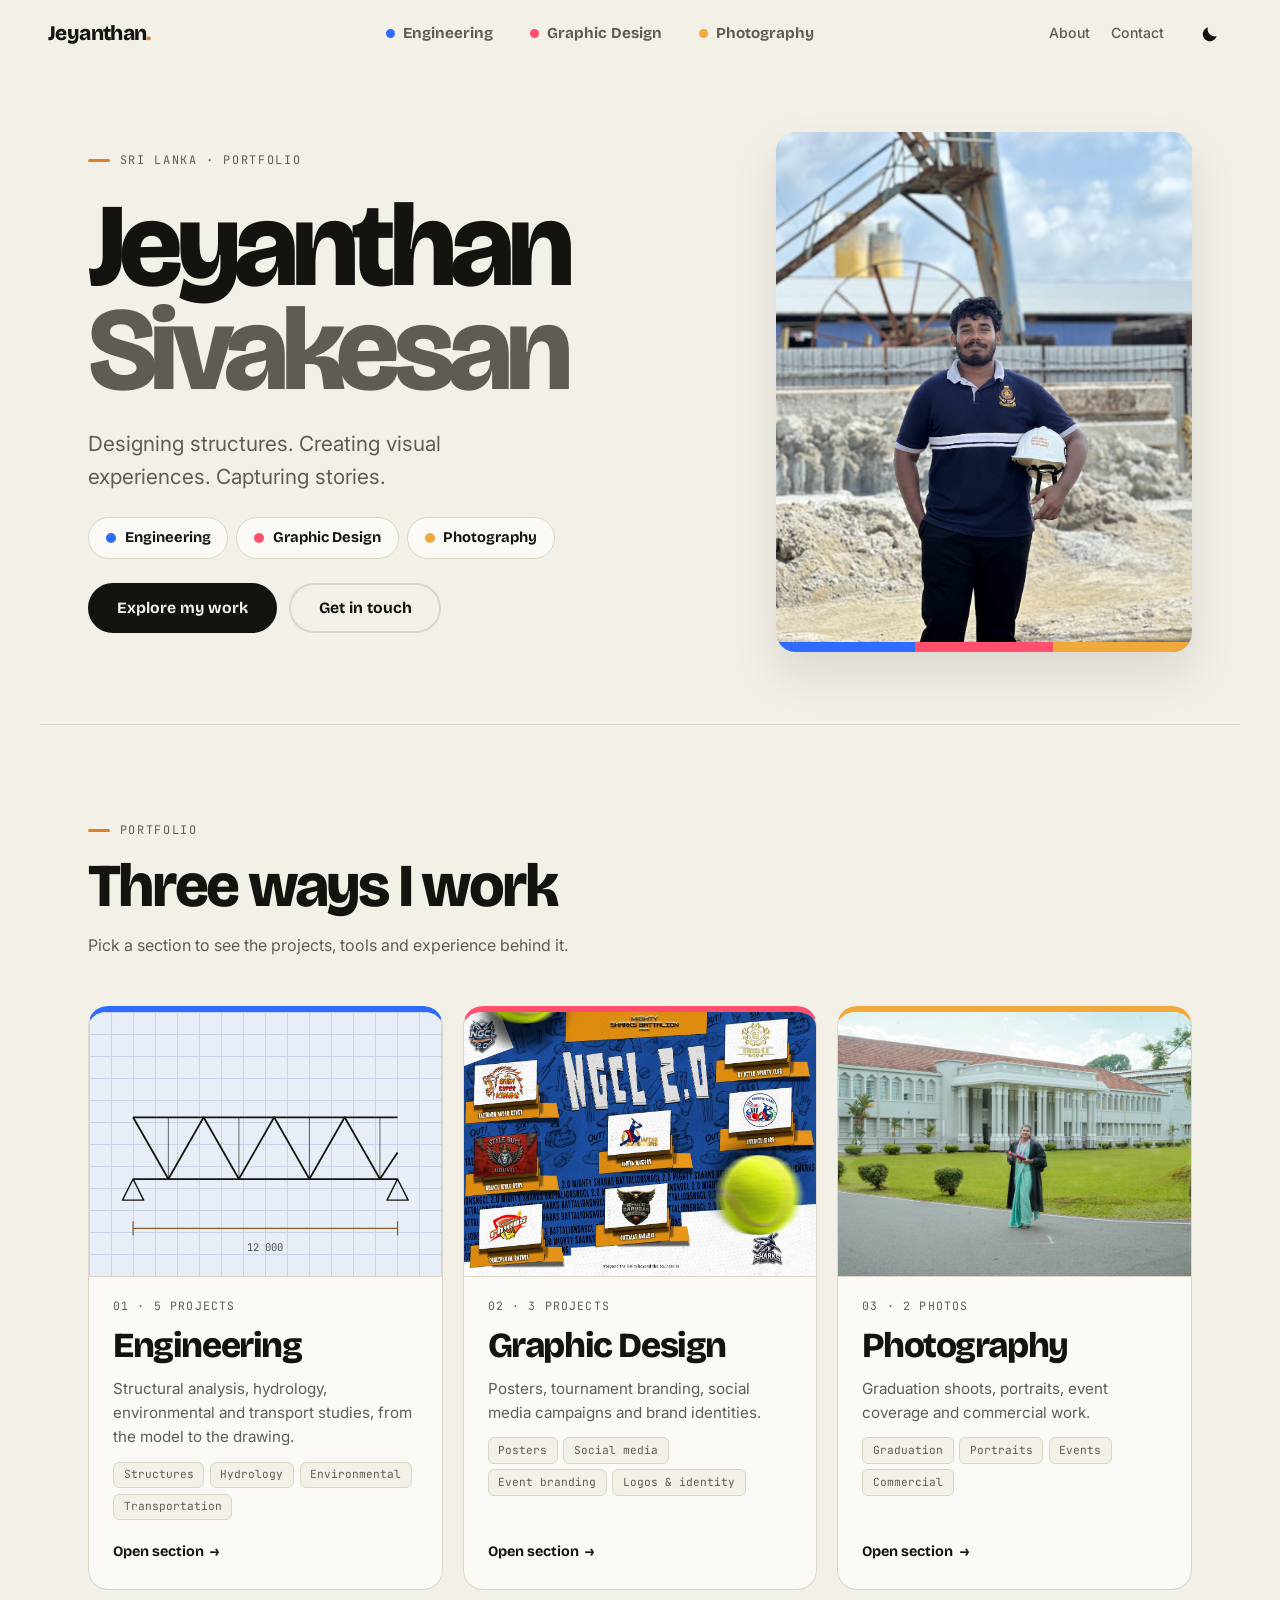
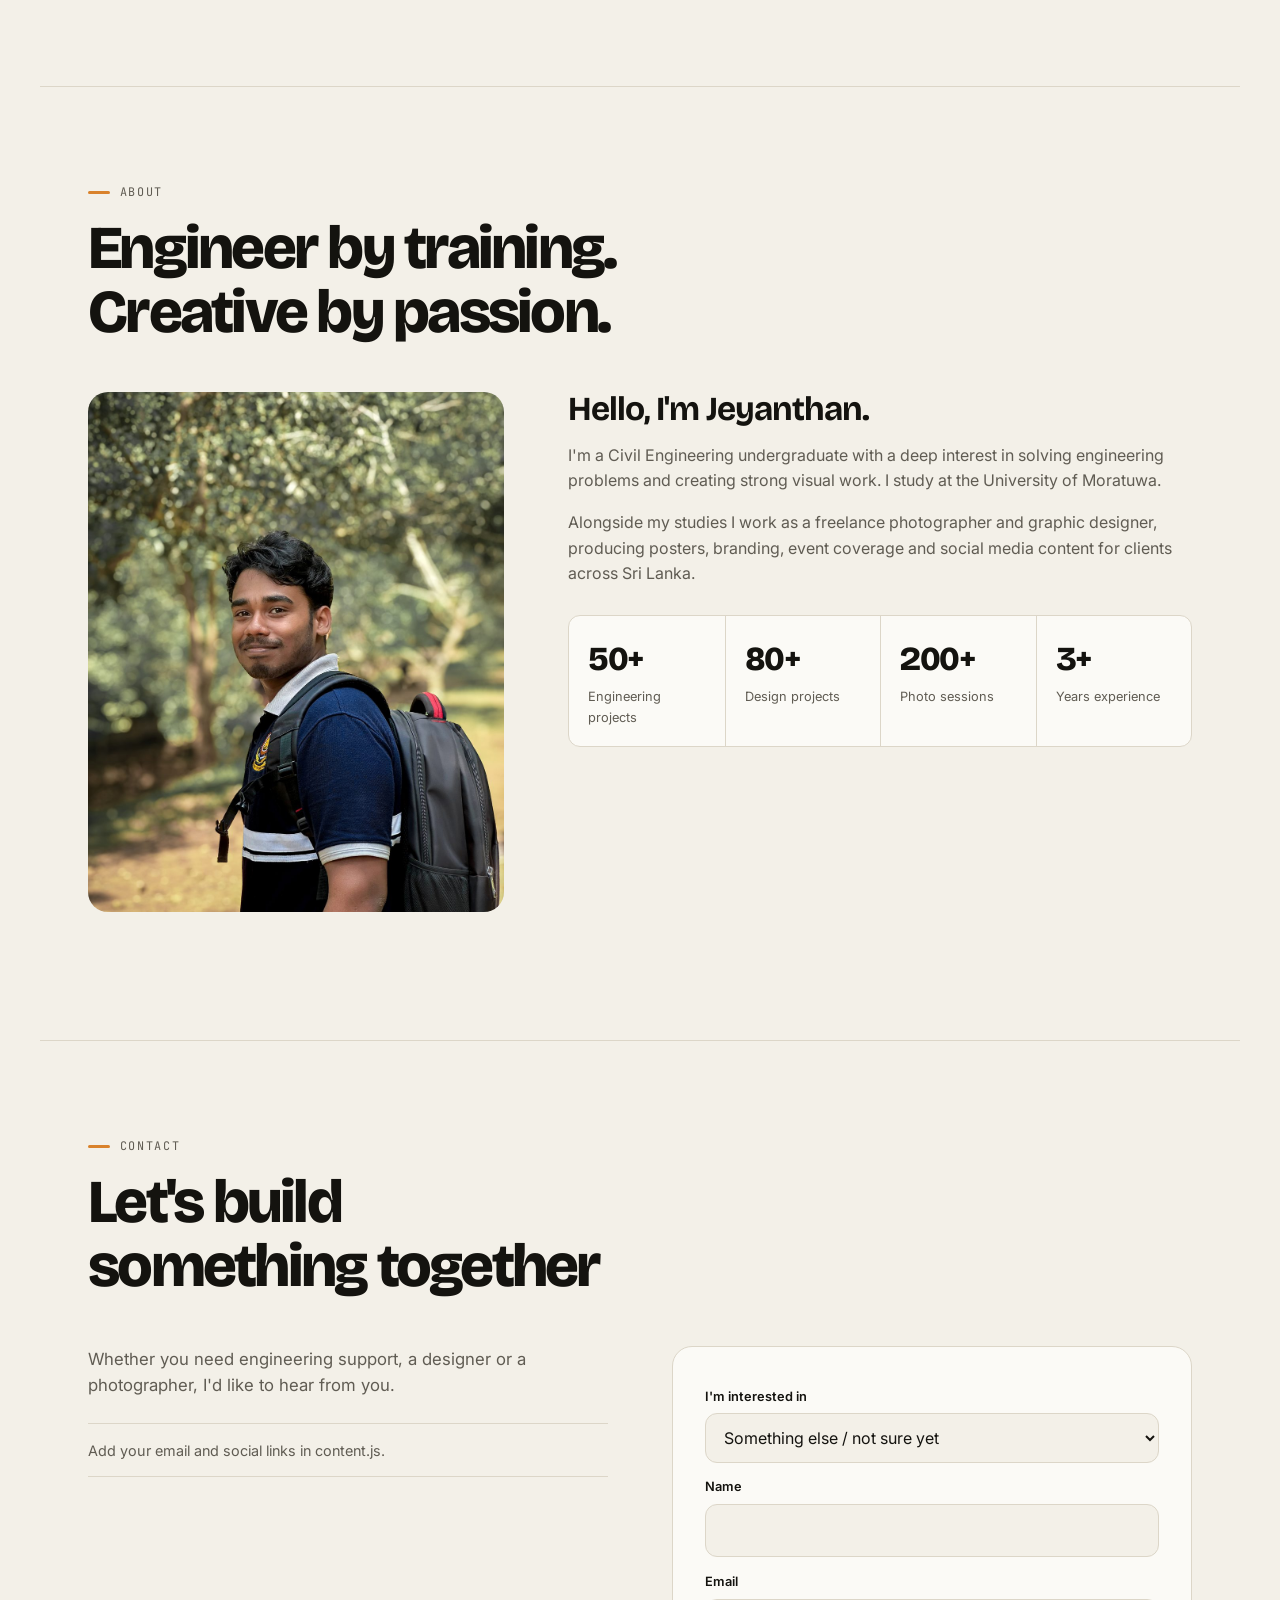
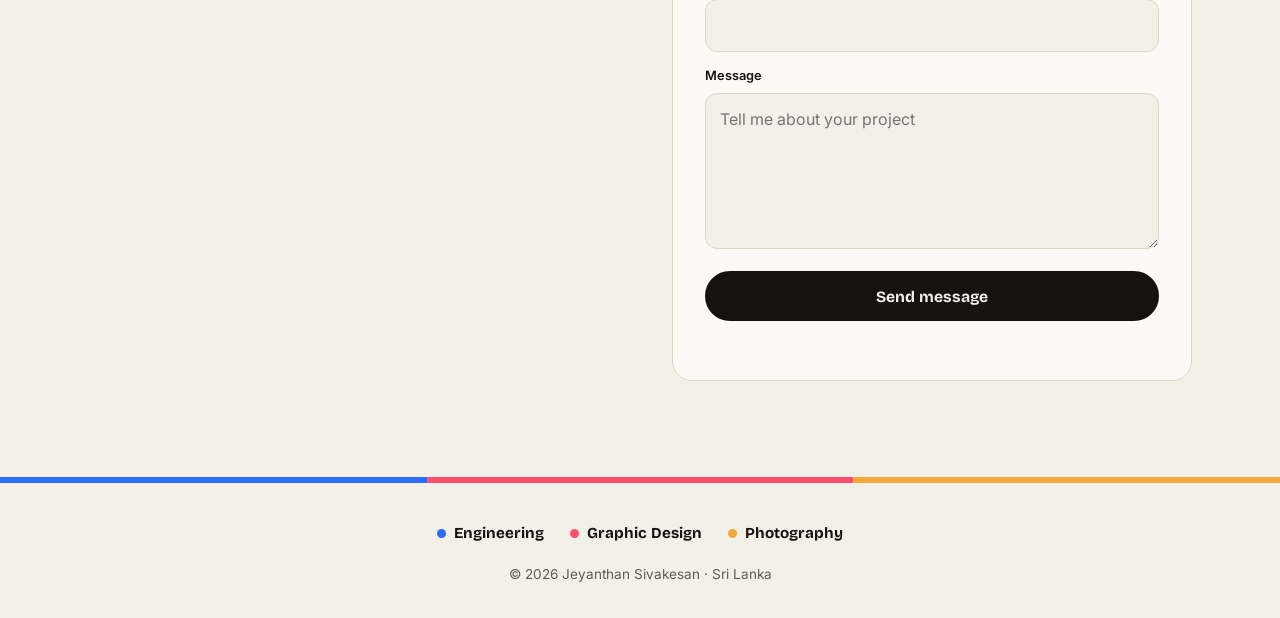
<file: index.html>
<!DOCTYPE html>
<html lang="en">
<head>
    <meta charset="UTF-8">
    <meta name="viewport" content="width=device-width, initial-scale=1.0, viewport-fit=cover">
    <title>Jeyanthan Sivakesan Portfolio</title>
    <meta name="description" content="Jeyanthan Sivakesan: civil engineer, graphic designer and photographer based in Sri Lanka.">
    <meta property="og:title" content="Jeyanthan Sivakesan | Portfolio">
    <meta property="og:description" content="Civil engineering, graphic design and photography from Sri Lanka.">
    <meta property="og:type" content="website">
    <meta property="og:image" content="images/me-on-site.jpg">
    <meta name="twitter:card" content="summary_large_image">
    <link rel="preconnect" href="https://fonts.googleapis.com">
    <link rel="preconnect" href="https://fonts.gstatic.com" crossorigin>
    <link href="https://fonts.googleapis.com/css2?family=Inter:wght@400;500;600&family=JetBrains+Mono:wght@400;500&display=swap" rel="stylesheet">
    <link href="https://fonts.googleapis.com/css2?family=Bricolage+Grotesque:wght@500;700;800&display=swap" rel="stylesheet">
    <link rel="stylesheet" href="styles.css">
</head>
<body>
    <a class="skip-link" href="#main">Skip to content</a>

    <!-- NAVIGATION: three main sections + About / Contact -->
    <header class="nav" id="nav">
        <a href="#home" class="nav-logo" data-bind="logo">Jeyanthan</a>
        <nav class="nav-menu" id="navMenu" aria-label="Main">
            <ul class="nav-main" data-bind="navMain"></ul>
            <ul class="nav-sub">
                <li><a href="#about">About</a></li>
                <li><a href="#contact">Contact</a></li>
            </ul>
        </nav>
        <div class="nav-actions">
            <button class="icon-btn" id="themeToggle" type="button" aria-label="Switch colour theme">
                <svg class="i-sun" viewBox="0 0 24 24" aria-hidden="true"><circle cx="12" cy="12" r="4.5"/><path d="M12 2v2.5M12 19.5V22M2 12h2.5M19.5 12H22M4.9 4.9l1.8 1.8M17.3 17.3l1.8 1.8M4.9 19.1l1.8-1.8M17.3 6.7l1.8-1.8"/></svg>
                <svg class="i-moon" viewBox="0 0 24 24" aria-hidden="true"><path d="M20 14.5A8.5 8.5 0 0 1 9.5 4a8.5 8.5 0 1 0 10.5 10.5z"/></svg>
            </button>
            <button class="menu-btn" id="menuBtn" type="button" aria-label="Open menu" aria-expanded="false" aria-controls="navMenu">
                <span></span><span></span><span></span>
            </button>
        </div>
    </header>

    <main id="main">

        <!-- ============ HOME ============ -->
        <div class="view" id="view-home" data-view="home" hidden>
            <section class="hero">
                <div class="hero-text">
                    <p class="eyebrow" data-bind="eyebrow"></p>
                    <h1 class="hero-name" data-bind="name"></h1>
                    <p class="hero-tagline" data-bind="tagline"></p>
                    <ul class="hero-links" data-bind="heroLinks"></ul>
                    <div class="btn-row">
                        <a href="#paths" class="btn btn-primary">Explore my work</a>
                        <a href="#contact" class="btn btn-outline">Get in touch</a>
                    </div>
                </div>
                <figure class="hero-photo">
                    <img data-bind="heroImage" alt="" fetchpriority="high">
                    <span class="tri-bar" aria-hidden="true"></span>
                </figure>
            </section>

            <section class="section" id="paths">
                <div class="section-head">
                    <p class="eyebrow">Portfolio</p>
                    <h2 class="section-title">Three ways I work</h2>
                    <p class="section-sub">Pick a section to see the projects, tools and experience behind it.</p>
                </div>
                <div class="gates" data-bind="gates"></div>
            </section>

            <section class="section" id="about">
                <div class="section-head">
                    <p class="eyebrow">About</p>
                    <h2 class="section-title" data-bind="aboutHeading"></h2>
                </div>
                <div class="about-grid">
                    <div class="about-photo"><img data-bind="portrait" alt="" loading="lazy"></div>
                    <div class="about-text">
                        <h3 data-bind="hello"></h3>
                        <div data-bind="aboutParagraphs"></div>
                        <div class="stats" data-bind="stats"></div>
                        <div class="btn-row" data-bind="cvRow"></div>
                    </div>
                </div>
            </section>

            <!-- Hidden until you add real quotes in content.js / the admin panel -->
            <section class="section" id="testimonials" hidden>
                <div class="section-head">
                    <p class="eyebrow">Testimonials</p>
                    <h2 class="section-title">What clients say</h2>
                </div>
                <div class="quotes" data-bind="testimonials"></div>
            </section>
        </div>

        <!-- ============ THE THREE SECTIONS (filled in by script.js) ============ -->
        <div class="view" id="view-engineering" data-view="engineering" hidden></div>
        <div class="view" id="view-design" data-view="design" hidden></div>
        <div class="view" id="view-photography" data-view="photography" hidden></div>

        <!-- ============ CONTACT (shown under every page) ============ -->
        <section class="section contact" id="contact">
            <div class="section-head">
                <p class="eyebrow">Contact</p>
                <h2 class="section-title">Let's build something together</h2>
            </div>
            <div class="contact-grid">
                <div class="contact-info">
                    <p>Whether you need engineering support, a designer or a photographer, I'd like to hear from you.</p>
                    <ul class="contact-links" data-bind="contactLinks"></ul>
                </div>
                <form class="contact-form" id="contactForm" novalidate>
                    <label for="cf-topic">I'm interested in</label>
                    <select id="cf-topic" name="topic"></select>
                    <label for="cf-name">Name</label>
                    <input id="cf-name" name="name" type="text" autocomplete="name" required>
                    <label for="cf-email">Email</label>
                    <input id="cf-email" name="email" type="email" autocomplete="email" required>
                    <label for="cf-message">Message</label>
                    <textarea id="cf-message" name="message" rows="5" required placeholder="Tell me about your project"></textarea>
                    <button class="btn btn-primary" type="submit">Send message</button>
                    <p class="form-status" id="formStatus" role="status" aria-live="polite"></p>
                </form>
            </div>
        </section>
    </main>

    <footer class="footer">
        <span class="tri-bar" aria-hidden="true"></span>
        <nav class="foot-nav" aria-label="Sections" data-bind="footNav"></nav>
        <p data-bind="footer"></p>
    </footer>

    <!-- LIGHTBOX -->
    <div class="lightbox" id="lightbox" role="dialog" aria-modal="true" aria-label="Photo viewer" hidden>
        <button class="lb-btn lb-close" id="lbClose" type="button" aria-label="Close">✕</button>
        <button class="lb-btn lb-prev" id="lbPrev" type="button" aria-label="Previous photo">←</button>
        <figure>
            <img id="lbImg" alt="">
            <figcaption id="lbCaption"></figcaption>
        </figure>
        <button class="lb-btn lb-next" id="lbNext" type="button" aria-label="Next photo">→</button>
    </div>

    <!-- PROJECT DETAIL -->
    <div class="detail" id="detail" role="dialog" aria-modal="true" aria-labelledby="detailTitle" hidden>
        <button class="detail-close" id="detailClose" type="button" aria-label="Close project">✕</button>
        <div id="detailBody"></div>
    </div>

    <noscript><p class="noscript">This site needs JavaScript turned on to show its content.</p></noscript>

    <script src="content.js"></script>
    <script src="script.js"></script>
</body>
</html>
</file>
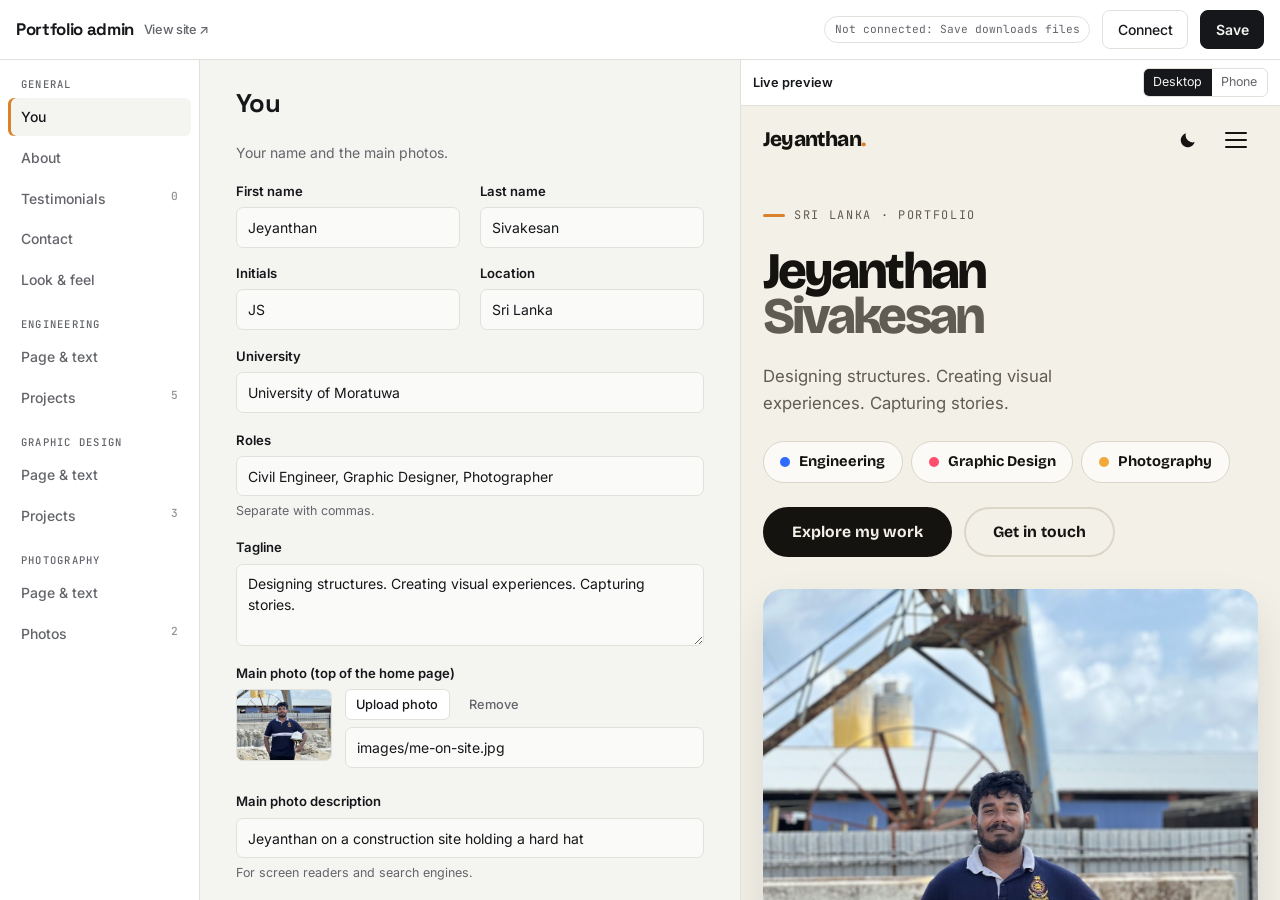
<file: admin.html>
<!DOCTYPE html>
<html lang="en">
<head>
<meta charset="UTF-8">
<meta name="viewport" content="width=device-width, initial-scale=1.0, viewport-fit=cover">
<meta name="robots" content="noindex, nofollow">
<title>Portfolio Admin</title>
<link rel="preconnect" href="https://fonts.googleapis.com">
<link rel="preconnect" href="https://fonts.gstatic.com" crossorigin>
<link href="https://fonts.googleapis.com/css2?family=Inter:wght@400;500;600&family=Space+Grotesk:wght@600;700&family=JetBrains+Mono:wght@400;500&display=swap" rel="stylesheet">
<style>
/* Layout: top bar · section list | form editor | live preview */
:root {
    --bg: #F4F4F1; --panel: #FFFFFF; --fg: #16171B; --muted: #63656B; --line: #E1E1DC;
    --field: #FAFAF8; --accent: #D9822B; --on-accent: #FFFFFF; --ok: #1F8A5B; --warn: #B4531F; --danger: #C2412D;
    --font-display: "Space Grotesk", "Segoe UI", system-ui, sans-serif;
    --font-body: "Inter", system-ui, -apple-system, "Segoe UI", sans-serif;
    --font-mono: "JetBrains Mono", ui-monospace, Consolas, monospace;
    color-scheme: light;
}
@media (prefers-color-scheme: dark) { :root:not([data-theme="light"]) {
    --bg: #101113; --panel: #18191C; --fg: #ECECE8; --muted: #9FA1A6; --line: #2A2C30; --field: #1F2024; --on-accent: #111214; --ok: #4CC08A; --warn: #E08A4F; --danger: #EA6B57; color-scheme: dark; } }
:root[data-theme="dark"] {
    --bg: #101113; --panel: #18191C; --fg: #ECECE8; --muted: #9FA1A6; --line: #2A2C30; --field: #1F2024; --on-accent: #111214; --ok: #4CC08A; --warn: #E08A4F; --danger: #EA6B57; color-scheme: dark; }

* { box-sizing: border-box; margin: 0; padding: 0; }
html, body { height: 100%; }
body { font: 14px/1.5 var(--font-body); background: var(--bg); color: var(--fg); display: flex; flex-direction: column; }
button, input, select, textarea { font: inherit; color: inherit; }
button { cursor: pointer; }
:focus-visible { outline: 2px solid var(--accent); outline-offset: 2px; }
[hidden] { display: none !important; }

/* Top bar */
.bar { display: flex; align-items: center; gap: 0.75rem; padding: calc(10px + env(safe-area-inset-top, 0px)) 16px 10px; background: var(--panel); border-bottom: 1px solid var(--line); flex-wrap: wrap; }
.brand { font-family: var(--font-display); font-weight: 700; font-size: 1.05rem; letter-spacing: -0.02em; margin-right: auto; display: flex; align-items: center; gap: 0.6rem; }
.brand a { color: var(--muted); font: 500 0.8rem var(--font-body); text-decoration: none; }
.brand a:hover { color: var(--accent); }
.chip { font-family: var(--font-mono); font-size: 0.7rem; padding: 0.25rem 0.6rem; border-radius: 999px; border: 1px solid var(--line); color: var(--muted); white-space: nowrap; }
.chip.on { color: var(--ok); border-color: currentColor; }
.btn { border: 1px solid var(--line); background: var(--panel); border-radius: 8px; padding: 0.5rem 0.9rem; font-weight: 500; white-space: nowrap; }
.btn:hover { border-color: var(--fg); }
.btn-primary { background: var(--fg); border-color: var(--fg); color: var(--bg); font-weight: 600; }
.btn-primary:hover { background: var(--accent); border-color: var(--accent); color: var(--on-accent); }
.btn-primary.dirty::after { content: " •"; color: var(--accent); }
.btn-primary.dirty:hover::after { color: inherit; }
.btn-sm { padding: 0.3rem 0.65rem; font-size: 0.8rem; border-radius: 6px; }
.btn-ghost { border-color: transparent; background: transparent; color: var(--muted); }
.btn-ghost:hover { color: var(--fg); border-color: var(--line); }
.btn-danger { color: var(--danger); }
.btn-danger.armed { background: var(--danger); color: #fff; border-color: var(--danger); }

/* App grid */
.app { flex: 1; min-height: 0; display: grid; grid-template-columns: 200px minmax(0, 1fr) minmax(0, 1fr); }
.side { border-right: 1px solid var(--line); overflow-y: auto; padding: 12px 8px; display: flex; flex-direction: column; gap: 2px; background: var(--panel); }
.side button { text-align: left; border: 0; background: none; padding: 0.55rem 0.8rem; border-radius: 6px; color: var(--muted); font-weight: 500; display: flex; justify-content: space-between; gap: 0.5rem; }
.side button:hover { color: var(--fg); background: var(--bg); }
.side button[aria-current="true"] { color: var(--fg); background: var(--bg); box-shadow: inset 3px 0 0 var(--accent); }
.side .count { font-family: var(--font-mono); font-size: 0.7rem; opacity: 0.7; }
.side .grp { font: 500 0.66rem var(--font-mono); text-transform: uppercase; letter-spacing: 0.12em; color: var(--muted); padding: 1rem 0.8rem 0.3rem; }
.side .grp:first-child { padding-top: 0.3rem; }
.editor { overflow-y: auto; padding: 24px clamp(16px, 3vw, 36px) 80px; }
.editor-inner { max-width: 720px; display: flex; flex-direction: column; gap: 1.2rem; }
.editor h1 { font-family: var(--font-display); font-size: 1.6rem; letter-spacing: -0.02em; }
.help { color: var(--muted); max-width: 62ch; }

.preview { border-left: 1px solid var(--line); display: flex; flex-direction: column; min-height: 0; background: var(--bg); }
.pv-bar { display: flex; align-items: center; gap: 0.5rem; padding: 8px 12px; border-bottom: 1px solid var(--line); background: var(--panel); }
.pv-bar strong { font-size: 0.8rem; margin-right: auto; font-weight: 600; }
.seg { display: inline-flex; border: 1px solid var(--line); border-radius: 6px; overflow: hidden; }
.seg button { border: 0; background: none; padding: 0.25rem 0.6rem; font-size: 0.78rem; color: var(--muted); }
.seg button[aria-pressed="true"] { background: var(--fg); color: var(--bg); }
.pv-frame { flex: 1; min-height: 0; display: flex; justify-content: center; overflow: auto; padding: 0; }
.pv-frame iframe { width: 100%; height: 100%; border: 0; background: #fff; }
.pv-frame.mobile { padding: 16px; }
.pv-frame.mobile iframe { width: 390px; max-width: 100%; border: 1px solid var(--line); border-radius: 18px; }

/* Fields */
.field { display: flex; flex-direction: column; gap: 0.35rem; }
.field > label, .field > .label { font-weight: 600; font-size: 0.82rem; }
.field .hint { color: var(--muted); font-size: 0.78rem; }
.grid2 { display: grid; grid-template-columns: repeat(auto-fit, minmax(220px, 1fr)); gap: 1rem 1.2rem; }
input[type="text"], input[type="url"], input[type="email"], input[type="tel"], input[type="password"], select, textarea {
    width: 100%; background: var(--field); border: 1px solid var(--line); border-radius: 7px; padding: 0.55rem 0.7rem; min-width: 0;
}
textarea { resize: vertical; min-height: 4.5em; }
input:focus, select:focus, textarea:focus { outline: none; border-color: var(--accent); box-shadow: 0 0 0 3px color-mix(in srgb, var(--accent) 22%, transparent); }
input[type="color"] { width: 44px; height: 36px; border: 1px solid var(--line); border-radius: 7px; background: var(--field); padding: 2px; }
.row { display: flex; gap: 0.5rem; align-items: center; min-width: 0; }
.row > input[type="text"] { flex: 1; }

.img-field { display: grid; grid-template-columns: 96px minmax(0, 1fr); gap: 0.8rem; align-items: start; }
.thumb { width: 96px; height: 72px; border-radius: 7px; border: 1px solid var(--line); background: var(--field) center/cover no-repeat; display: grid; place-items: center; color: var(--muted); font-size: 0.7rem; overflow: hidden; }
.img-controls { display: flex; flex-direction: column; gap: 0.45rem; min-width: 0; }
.img-controls .row { flex-wrap: wrap; }
.badge-new { font-family: var(--font-mono); font-size: 0.68rem; color: var(--accent); }

.colors { display: flex; flex-wrap: wrap; gap: 0.5rem; align-items: center; }
.colors .c { display: flex; align-items: center; gap: 2px; border: 1px solid var(--line); border-radius: 8px; padding: 2px 2px 2px 2px; background: var(--field); }
.colors .c input[type="color"] { border: 0; width: 34px; height: 30px; }
.x { border: 0; background: none; color: var(--muted); width: 26px; height: 26px; border-radius: 5px; }
.x:hover { color: var(--danger); background: var(--bg); }

/* Lists */
.list { display: flex; flex-direction: column; gap: 0.6rem; }
.list-head { display: flex; align-items: center; justify-content: space-between; gap: 0.6rem; }
.list-head .label { font-weight: 600; font-size: 0.82rem; }
.item { border: 1px solid var(--line); border-radius: 9px; background: var(--panel); }
.item > summary { list-style: none; display: flex; align-items: center; gap: 0.6rem; padding: 0.65rem 0.75rem; cursor: pointer; }
.item > summary::-webkit-details-marker { display: none; }
.item > summary::before { content: "▸"; color: var(--muted); font-size: 0.8rem; transition: transform .2s; }
.item[open] > summary::before { transform: rotate(90deg); }
.item .title { font-weight: 600; flex: 1; min-width: 0; overflow: hidden; text-overflow: ellipsis; white-space: nowrap; }
.item .title.empty { color: var(--muted); font-weight: 400; font-style: italic; }
.item .mini { width: 34px; height: 26px; border-radius: 4px; background: var(--field) center/cover; border: 1px solid var(--line); flex-shrink: 0; }
.item .tools { display: flex; gap: 2px; flex-shrink: 0; }
.item .tools button { border: 0; background: none; width: 28px; height: 28px; border-radius: 5px; color: var(--muted); }
.item .tools button:hover { background: var(--bg); color: var(--fg); }
.item .tools button.armed { background: var(--danger); color: #fff; width: auto; padding: 0 0.5rem; font-size: 0.75rem; }
.item-body { padding: 0.4rem 0.9rem 1rem; display: flex; flex-direction: column; gap: 1rem; border-top: 1px solid var(--line); padding-top: 1rem; }
.nested { padding: 0.8rem; border: 1px dashed var(--line); border-radius: 8px; }
.empty-note { color: var(--muted); font-size: 0.85rem; padding: 0.7rem; border: 1px dashed var(--line); border-radius: 8px; text-align: center; }

/* Banner, toast, dialog */
.banner { display: flex; gap: 0.8rem; align-items: center; flex-wrap: wrap; padding: 0.7rem 1rem; background: color-mix(in srgb, var(--accent) 14%, var(--panel)); border-bottom: 1px solid var(--line); }
.banner p { flex: 1; min-width: 220px; }
.toast { position: fixed; left: 50%; bottom: calc(20px + env(safe-area-inset-bottom, 0px)); transform: translateX(-50%); background: var(--fg); color: var(--bg); padding: 0.7rem 1.1rem; border-radius: 9px; max-width: min(560px, calc(100vw - 32px)); box-shadow: 0 12px 30px rgba(0,0,0,0.25); z-index: 30; }
.toast.error { background: var(--danger); color: #fff; }
dialog { border: 1px solid var(--line); border-radius: 12px; background: var(--panel); color: var(--fg); padding: 0; width: min(560px, calc(100vw - 32px)); margin: auto; }
dialog::backdrop { background: rgba(0,0,0,0.45); }
.dlg { padding: 1.4rem; display: flex; flex-direction: column; gap: 1rem; }
.dlg h2 { font-family: var(--font-display); font-size: 1.25rem; }
.dlg ol { padding-left: 1.2rem; color: var(--muted); display: flex; flex-direction: column; gap: 0.3rem; }
.dlg ol a { color: var(--accent); }
.dlg .actions { display: flex; gap: 0.5rem; justify-content: flex-end; flex-wrap: wrap; }
.dlg .check { display: flex; gap: 0.5rem; align-items: center; color: var(--muted); }
.dlg .err { color: var(--danger); font-size: 0.85rem; }

.only-narrow { display: none; }
@media (max-width: 1150px) {
    .app { grid-template-columns: 180px minmax(0, 1fr); }
    .preview { position: fixed; inset: 0; z-index: 20; border-left: 0; }
    .preview:not(.open) { display: none; }
    .only-narrow { display: inline-flex; }
}
@media (max-width: 700px) {
    .app { grid-template-columns: 1fr; grid-template-rows: auto minmax(0, 1fr); }
    .side { flex-direction: row; overflow-x: auto; border-right: 0; border-bottom: 1px solid var(--line); padding: 6px; }
    .side button { white-space: nowrap; }
    .side .count { display: none; }
    .side .grp { display: none; }
    .side button[aria-current="true"] { box-shadow: inset 0 -2px 0 var(--accent); }
    .img-field { grid-template-columns: 1fr; }
}
@media (prefers-reduced-motion: reduce) { * { transition: none !important; } }
</style>
</head>
<body>
<header class="bar">
    <div class="brand">Portfolio admin <a href="index.html" target="_blank" rel="noopener">View site ↗</a></div>
    <span class="chip" id="modeChip">Local</span>
    <button class="btn" id="connectBtn" type="button">Connect</button>
    <button class="btn only-narrow" id="previewBtn" type="button">Preview</button>
    <button class="btn btn-primary" id="saveBtn" type="button">Save</button>
</header>
<div class="banner" id="draftBanner" hidden>
    <p>You have unsaved changes from your last visit.</p>
    <button class="btn btn-sm" id="keepDraft" type="button">Keep editing them</button>
    <button class="btn btn-sm btn-ghost" id="dropDraft" type="button">Discard them</button>
</div>
<div class="banner" id="loadError" hidden><p>Couldn't load content.js. Make sure admin.html sits in the same folder as content.js.</p></div>

<div class="app">
    <nav class="side" id="side" aria-label="Sections"></nav>
    <main class="editor" id="editor"><div class="editor-inner" id="editorInner"></div></main>
    <aside class="preview" id="preview" aria-label="Live preview">
        <div class="pv-bar">
            <strong>Live preview</strong>
            <div class="seg" role="group" aria-label="Preview size">
                <button type="button" data-size="desktop" aria-pressed="true">Desktop</button>
                <button type="button" data-size="mobile" aria-pressed="false">Phone</button>
            </div>
            <button class="btn btn-sm only-narrow" id="closePreview" type="button">Close</button>
        </div>
        <div class="pv-frame" id="pvFrame"><iframe id="pv" title="Site preview"></iframe></div>
    </aside>
</div>

<!-- Connect dialog -->
<dialog id="connectDlg">
    <form class="dlg" method="dialog" id="connectForm">
        <h2>Where should Save go?</h2>
        <p class="help"><b>Option 1: Publish to GitHub Pages.</b> Save puts your changes straight onto your live site.</p>
        <ol>
            <li>Upload your site folder to a GitHub repository and turn on <b>Settings → Pages</b>.</li>
            <li>Create a token: <a href="https://github.com/settings/personal-access-tokens/new" target="_blank" rel="noopener">GitHub → Fine-grained token</a>. Under <i>Repository access</i> pick only your site repo. Under <i>Permissions → Contents</i> choose <b>Read and write</b>.</li>
            <li>Fill in the boxes below.</li>
        </ol>
        <div class="grid2">
            <div class="field"><label for="gh-owner">GitHub username</label><input id="gh-owner" type="text" autocomplete="off" placeholder="jeyanthan"></div>
            <div class="field"><label for="gh-repo">Repository name</label><input id="gh-repo" type="text" autocomplete="off" placeholder="portfolio"></div>
            <div class="field"><label for="gh-branch">Branch</label><input id="gh-branch" type="text" autocomplete="off" value="main"></div>
            <div class="field"><label for="gh-folder">Folder in repo</label><input id="gh-folder" type="text" autocomplete="off" placeholder="leave empty if files are at the top"></div>
        </div>
        <div class="field"><label for="gh-token">Access token</label><input id="gh-token" type="password" autocomplete="off" placeholder="github_pat_…"><span class="hint">Kept only in this browser. Nobody visiting your site can see it.</span></div>
        <label class="check"><input type="checkbox" id="gh-remember" checked> Remember on this device</label>
        <p class="err" id="ghErr" role="alert"></p>
        <div class="actions">
            <button class="btn btn-ghost" type="button" id="ghDisconnect">Disconnect</button>
            <button class="btn" type="button" id="ghCancel">Cancel</button>
            <button class="btn btn-primary" type="submit" id="ghConnect">Connect GitHub</button>
        </div>
        <hr style="border:0;border-top:1px solid var(--line)">
        <p class="help"><b>Option 2: Save into a folder on this computer</b> (Chrome or Edge). Choose your site folder and Save writes the files there.</p>
        <div class="actions"><button class="btn" type="button" id="pickFolder">Choose site folder</button></div>
        <p class="help"><b>Otherwise</b>, Save downloads a new <code>content.js</code> (and any new photos) for you to copy into the site folder.</p>
    </form>
</dialog>

<div class="toast" id="toast" role="status" aria-live="polite" hidden></div>

<script src="content.js" onerror="window.__contentFailed = true"></script>
<script>
(function () {
'use strict';

/* ======================= SCHEMA: what can be edited ======================= */
var T = function (key, label, extra) { return Object.assign({ key: key, label: label, type: 'text' }, extra || {}); };
var TA = function (key, label, extra) { return T(key, label, Object.assign({ type: 'textarea' }, extra || {})); };
var STAT = { type: 'list', itemTitle: function (s) { return (s.number || '') + ' ' + (s.label || ''); }, newItem: function () { return { number: '', label: '' }; },
    fields: [T('number', 'Number', { placeholder: '50+' }), T('label', 'Label', { placeholder: 'Projects' })], half: true };
var FACT = { type: 'list', itemTitle: function (s) { return (s.label || '') + (s.value ? ': ' + s.value : ''); }, newItem: function () { return { label: '', value: '' }; },
    fields: [T('label', 'Label', { placeholder: 'Field', half: true }), T('value', 'Text', { placeholder: 'Civil Engineering', half: true })] };
var TIMELINE = { type: 'list', itemTitle: function (e) { return e.title; }, newItem: function () { return { years: '', title: '', text: '' }; },
    fields: [T('years', 'Years', { placeholder: '2024 – Present' }), T('title', 'Title'), TA('text', 'Description')] };

function projectFields(kind) {
    var f = [
        T('title', 'Title', { required: true }),
        T('slug', 'Link name', { hint: 'Used in the project link: yoursite.com/#work-link-name. Fills in from the title.' }),
        T('discipline', kind === 'design' ? 'Category' : 'Discipline', { half: true, hint: 'Creates the filter buttons on the page.' }),
        T('year', 'Year', { half: true }),
        T('client', 'Client', { half: true }),
        { key: 'image', label: 'Cover image', type: 'image', hint: kind === 'design' ? 'Leave empty for a plain cover.' : 'Leave empty for a drawing-sheet cover.' },
        TA('summary', 'Short summary', { hint: 'Shown on the card.' }),
        { key: 'tags', label: 'Tags', type: 'tags' },
        TA('overview', 'Overview', { rows: 4 }),
        TA('role', 'My role'),
        TA('challenge', 'The challenge'),
        TA('process', 'Process'),
        { key: 'tools', label: 'Tools', type: 'tags' }
    ];
    if (kind === 'design') f.push({ key: 'palette', label: 'Colour palette', type: 'colors' });
    f.push(TA('deliverables', 'Deliverables'), TA('results', 'Results'),
        Object.assign({ key: 'stats', label: 'Numbers' }, STAT),
        { key: 'gallery', label: 'Gallery images', type: 'gallery' });
    return f;
}
function newProject() { return { slug: '', title: '', discipline: '', year: String(new Date().getFullYear()), client: '', image: '', summary: '', tags: [], overview: '', role: '', challenge: '', process: '', tools: [], deliverables: '', results: '', stats: [], gallery: [] }; }

/* The text fields every section page has (Engineering, Graphic Design, Photography) */
function pageFields(k) {
    var what = k === 'photography' ? 'photos' : k === 'design' ? 'designs' : 'projects';
    return [
        T('navLabel', 'Name in the top menu', { half: true }),
        { key: 'accent', label: 'Section colour', type: 'color', half: true },
        T('heading', 'Page heading'),
        TA('intro', 'Introduction', { rows: 3 }),
        { key: 'focus', label: 'Topics', type: 'tags', hint: 'Shown as small pills under the introduction and on the home page card.' },
        Object.assign({ key: 'facts', label: 'Info box (about 3 rows)' }, FACT),
        TA('blurb', 'Short text for the home page card', { rows: 2 }),
        { key: 'homeImage', label: 'Home page card photo', type: 'image', hint: k === 'engineering' ? 'Optional. Leave empty to show a drawing.' : 'Optional.' },
        T('listTitle', 'Heading above the ' + what),
        T('skillsTitle', 'Tools heading', { placeholder: 'Software & methods' }),
        { key: 'skills', label: 'Tools', type: 'tags', hint: 'Separate with commas.' },
        T('timelineTitle', 'Experience heading', { placeholder: 'Experience' }),
        Object.assign({ key: 'timeline', label: 'Experience' }, TIMELINE),
        T('ctaHeading', 'Closing banner heading'),
        TA('ctaText', 'Closing banner text', { rows: 2 })
    ];
}

/* id = sidebar button · path = where the data lives inside content.js · anchor = what the preview jumps to */
var SECTIONS = [
    { id: 'profile', group: 'General', label: 'You', anchor: 'home', kind: 'object', path: ['profile'], help: 'Your name and the main photos.', fields: [
        T('firstName', 'First name', { half: true }), T('lastName', 'Last name', { half: true }),
        T('initials', 'Initials', { half: true }), T('location', 'Location', { half: true }),
        T('university', 'University'),
        { key: 'roles', label: 'Roles', type: 'tags', hint: 'Separate with commas.' },
        TA('tagline', 'Tagline'),
        { key: 'heroImage', label: 'Main photo (top of the home page)', type: 'image' },
        T('heroImageAlt', 'Main photo description', { hint: 'For screen readers and search engines.' }),
        { key: 'portrait', label: 'About photo', type: 'image' },
        T('portraitAlt', 'About photo description'),
        T('cvUrl', 'CV link', { type: 'url', hint: 'A link to your CV PDF, e.g. files/Jeyanthan-CV.pdf or a Google Drive link. Leave empty to hide the button.' })
    ] },
    { id: 'about', group: 'General', label: 'About', anchor: 'about', kind: 'object', path: ['about'], fields: [
        T('heading', 'Heading'),
        { key: 'paragraphs', label: 'Paragraphs', type: 'strings' },
        Object.assign({ key: 'stats', label: 'Numbers' }, STAT)
    ] },
    { id: 'testimonials', group: 'General', label: 'Testimonials', anchor: 'testimonials', kind: 'list', path: ['testimonials'], help: 'Only add real quotes from real people. The section stays hidden while this is empty.', itemTitle: function (q) { return q.author; },
        newItem: function () { return { quote: '', author: '', year: '' }; },
        fields: [TA('quote', 'Quote'), T('author', 'Name and role', { half: true }), T('year', 'Year', { half: true })] },
    { id: 'contact', group: 'General', label: 'Contact', anchor: 'contact', kind: 'object', path: ['contact'], help: 'Anything left empty is hidden on the site.', fields: [
        T('email', 'Email', { type: 'email', half: true }), T('phone', 'Phone', { type: 'tel', half: true }),
        T('whatsapp', 'WhatsApp number', { hint: 'With country code, e.g. 94771234567', half: true }),
        T('instagram', 'Instagram link', { type: 'url', half: true }), T('linkedin', 'LinkedIn link', { type: 'url', half: true }),
        T('behance', 'Behance link', { type: 'url', half: true }), T('github', 'GitHub link', { type: 'url', half: true }),
        T('formEndpoint', 'Form delivery link (optional)', { type: 'url', hint: 'Paste a Formspree form link to receive contact-form messages in your inbox.' })
    ] },
    { id: 'theme', group: 'General', label: 'Look & feel', anchor: 'home', kind: 'object', path: ['theme'], help: 'Each of the three sections has its own colour. Change it on that section\'s "Page & text" tab.', fields: [
        { key: 'accent', label: 'Home page colour', type: 'color', hint: 'Used for the logo dot, buttons and markers on the home page.' },
        { key: 'defaultMode', label: 'Light or dark', type: 'select', options: [['system', "Follow the visitor's device"], ['light', 'Always light'], ['dark', 'Always dark']] }
    ] },

    { id: 'engineering-page', group: 'Engineering', label: 'Page & text', title: 'Engineering: page & text', anchor: 'engineering', kind: 'object', path: ['engineering'], help: 'The words, colour, tools and experience on the Engineering page.', fields: pageFields('engineering') },
    { id: 'engineering-items', group: 'Engineering', label: 'Projects', title: 'Engineering projects', anchor: 'engineering', kind: 'list', path: ['engineering', 'projects'], help: 'Each project gets its own page when clicked.', itemTitle: function (p) { return p.title; }, itemImage: function (p) { return p.image; }, newItem: newProject, fields: projectFields('engineering') },

    { id: 'design-page', group: 'Graphic Design', label: 'Page & text', title: 'Graphic Design: page & text', anchor: 'design', kind: 'object', path: ['design'], help: 'The words, colour, tools and experience on the Graphic Design page.', fields: pageFields('design') },
    { id: 'design-items', group: 'Graphic Design', label: 'Projects', title: 'Graphic design projects', anchor: 'design', kind: 'list', path: ['design', 'projects'], help: 'The first project is shown large at the top of the page.', itemTitle: function (p) { return p.title; }, itemImage: function (p) { return p.image; }, newItem: newProject, fields: projectFields('design') },

    { id: 'photography-page', group: 'Photography', label: 'Page & text', title: 'Photography: page & text', anchor: 'photography', kind: 'object', path: ['photography'], help: 'The words, colour, tools and experience on the Photography page.', fields: pageFields('photography') },
    { id: 'photography-items', group: 'Photography', label: 'Photos', title: 'Photos', anchor: 'photography', kind: 'list', path: ['photography', 'photos'], help: 'Upload a photo, give it a title, done. Photos open full screen when clicked. Photos with the same category get a filter button.', itemTitle: function (p) { return p.title; }, itemImage: function (p) { return p.image; },
        newItem: function () { return { image: '', title: '', category: '', year: String(new Date().getFullYear()), alt: '' }; },
        fields: [{ key: 'image', label: 'Photo', type: 'image' }, T('title', 'Title'), T('category', 'Category', { half: true }), T('year', 'Year', { half: true }), T('alt', 'Description', { hint: 'What the photo shows, for screen readers.' })] }
];

/* Older content.js files kept the three lists at the top level. Accept them too. */
function normalise(s) {
    if (!s) return s;
    ['engineering', 'design'].forEach(function (k) { if (Array.isArray(s[k])) s[k] = { projects: s[k] }; });
    if (Array.isArray(s.photography)) s.photography = { photos: s.photography };
    return s;
}
function getTarget(s, create) {
    var o = site;
    for (var i = 0; i < s.path.length; i++) {
        var k = s.path[i], last = i === s.path.length - 1;
        if (o[k] == null) { if (!create) return null; o[k] = last && s.kind === 'list' ? [] : {}; }
        o = o[k];
    }
    return o;
}
function sectionById(id) { return SECTIONS.find(function (x) { return x.id === id; }); }

/* ======================= STATE ======================= */
var DRAFT_KEY = 'site-admin-draft', GH_KEY = 'site-admin-github';
var clone = function (o) { return JSON.parse(JSON.stringify(o)); };
var site = window.SITE ? normalise(clone(window.SITE)) : null;
var savedJSON = '';
var newImages = {};           // "images/x.jpg" -> data URL, waiting to be saved
var previewImages = {};       // already downloaded; kept so the preview can still show them
var gh = null, dirHandle = null, current = 'profile';
var $ = function (s) { return document.querySelector(s); };
var uid = (function () { var n = 0; return function () { return 'f' + (++n); }; })();
var store = {
    get: function (k) { try { return JSON.parse(localStorage.getItem(k) || 'null'); } catch (e) { return null; } },
    set: function (k, v) { try { localStorage.setItem(k, JSON.stringify(v)); return true; } catch (e) { return false; } },
    del: function (k) { try { localStorage.removeItem(k); } catch (e) {} }
};
var slugify = function (s) { return String(s || '').toLowerCase().normalize('NFKD').replace(/[̀-ͯ]/g, '').replace(/[^a-z0-9]+/g, '-').replace(/^-+|-+$/g, '').slice(0, 60); };

if (!site) { $('#loadError').hidden = false; site = {}; }
SECTIONS.forEach(function (s) { getTarget(s, true); });
savedJSON = JSON.stringify(site);

/* ======================= TOAST ======================= */
var toastTimer;
function toast(msg, isError, ms) {
    var t = $('#toast'); t.textContent = msg; t.classList.toggle('error', !!isError); t.hidden = false;
    clearTimeout(toastTimer); toastTimer = setTimeout(function () { t.hidden = true; }, ms || 4500);
}

/* ======================= CHANGE TRACKING ======================= */
function isDirty() { return JSON.stringify(site) !== savedJSON || Object.keys(newImages).length > 0; }
function writeDraft() {
    var all = Object.assign({}, previewImages, newImages);
    var d = { site: site, images: all, pending: Object.keys(newImages), base: savedJSON };
    if (!store.set(DRAFT_KEY, d)) { d.images = {}; store.set(DRAFT_KEY, d); }
}
var previewTimer;
function changed() {
    $('#saveBtn').classList.toggle('dirty', isDirty());
    writeDraft();
    updateCounts();
    clearTimeout(previewTimer); previewTimer = setTimeout(refreshPreview, 500);
}
window.addEventListener('beforeunload', function (e) { if (isDirty()) { e.preventDefault(); e.returnValue = ''; } });

/* ======================= SIDEBAR ======================= */
function renderSide() {
    var side = $('#side'); side.innerHTML = '';
    var lastGroup = null;
    SECTIONS.forEach(function (s) {
        if (s.group !== lastGroup) { lastGroup = s.group; side.appendChild(el('div', { class: 'grp' }, esc(s.group))); }
        var b = document.createElement('button'); b.type = 'button'; b.dataset.key = s.id;
        b.innerHTML = '<span>' + esc(s.label) + '</span><span class="count"></span>';
        b.setAttribute('aria-current', s.id === current ? 'true' : 'false');
        b.addEventListener('click', function () { current = s.id; renderSide(); renderEditor(); refreshPreview(true); $('#editor').scrollTop = 0; });
        side.appendChild(b);
    });
    updateCounts();
}
function updateCounts() {
    SECTIONS.forEach(function (s) {
        var c = document.querySelector('#side [data-key="' + s.id + '"] .count'); if (!c) return;
        c.textContent = s.kind === 'list' ? (getTarget(s) || []).length : '';
    });
}

/* ======================= FIELD BUILDERS ======================= */
function el(tag, attrs, html) {
    var e = document.createElement(tag);
    if (attrs) Object.keys(attrs).forEach(function (k) { if (attrs[k] != null) e.setAttribute(k, attrs[k]); });
    if (html != null) e.innerHTML = html;
    return e;
}
function esc(s) { return String(s == null ? '' : s).replace(/[&<>"]/g, function (c) { return { '&': '&amp;', '<': '&lt;', '>': '&gt;', '"': '&quot;' }[c]; }); }
function imgURL(p) { return newImages[p] || previewImages[p] || p; }

function wrapField(f, control, id) {
    var w = el('div', { class: 'field' });
    w.appendChild(el(id ? 'label' : 'span', id ? { for: id } : { class: 'label' }, esc(f.label)));
    w.appendChild(control);
    if (f.hint) w.appendChild(el('span', { class: 'hint' }, esc(f.hint)));
    return w;
}

function renderFields(container, obj, fields, onLocal) {
    var halves = null;
    fields.forEach(function (f) {
        var node = buildField(obj, f, onLocal);
        if (f.half) {
            if (!halves) { halves = el('div', { class: 'grid2' }); container.appendChild(halves); }
            halves.appendChild(node);
        } else { halves = null; container.appendChild(node); }
    });
}

function buildField(obj, f, onLocal) {
    var id = uid(), done = function () { if (onLocal) onLocal(f.key); changed(); };
    switch (f.type) {
    case 'textarea': {
        var ta = el('textarea', { id: id, rows: f.rows || 3, placeholder: f.placeholder }); ta.value = obj[f.key] || '';
        ta.dataset.key = f.key;
        ta.addEventListener('input', function () { obj[f.key] = ta.value; done(); });
        return wrapField(f, ta, id);
    }
    case 'select': {
        var sel = el('select', { id: id });
        f.options.forEach(function (o) { var op = el('option', { value: o[0] }, esc(o[1])); sel.appendChild(op); });
        sel.value = obj[f.key] || f.options[0][0];
        sel.addEventListener('change', function () { obj[f.key] = sel.value; done(); });
        return wrapField(f, sel, id);
    }
    case 'color': {
        var row = el('div', { class: 'row' });
        var c = el('input', { type: 'color', id: id }); var tx = el('input', { type: 'text', 'aria-label': f.label + ' hex code' });
        c.value = tx.value = obj[f.key] || '#D9822B';
        c.addEventListener('input', function () { tx.value = c.value; obj[f.key] = c.value; done(); });
        tx.addEventListener('input', function () { if (/^#[0-9a-f]{6}$/i.test(tx.value)) { c.value = tx.value; obj[f.key] = tx.value; done(); } });
        row.appendChild(c); row.appendChild(tx);
        return wrapField(f, row, id);
    }
    case 'tags': {
        var inp = el('input', { type: 'text', id: id, placeholder: 'One, Two, Three' });
        inp.value = (obj[f.key] || []).join(', ');
        inp.addEventListener('input', function () { obj[f.key] = inp.value.split(',').map(function (s) { return s.trim(); }).filter(Boolean); done(); });
        return wrapField(f, inp, id);
    }
    case 'image': return imageField(f, obj, f.key, done);
    case 'colors': return colorsField(f, obj, done);
    case 'strings': return stringsField(f, obj, done);
    case 'gallery': return galleryField(f, obj, done);
    case 'list': {
        if (!Array.isArray(obj[f.key])) obj[f.key] = [];
        var box = el('div', { class: 'nested' });
        renderList(box, obj[f.key], f);
        return box;
    }
    default: {
        var i = el('input', { type: f.type === 'url' || f.type === 'email' || f.type === 'tel' ? f.type : 'text', id: id, placeholder: f.placeholder });
        i.value = obj[f.key] || ''; i.dataset.key = f.key;
        i.addEventListener('input', function () { obj[f.key] = i.value; done(); });
        return wrapField(f, i, id);
    }
    }
}

/* Image picker: resizes the photo in the browser, keeps it until Save */
function imageField(f, obj, key, done) {
    var box = el('div', { class: 'img-field' });
    var thumb = el('div', { class: 'thumb' });
    var ctr = el('div', { class: 'img-controls' });
    var path = el('input', { type: 'text', 'aria-label': (f.label || 'Image') + ' file path', placeholder: 'images/photo.jpg' });
    var file = el('input', { type: 'file', accept: 'image/jpeg,image/png,image/webp', hidden: '' });
    var up = el('button', { type: 'button', class: 'btn btn-sm' }, 'Upload photo');
    var clr = el('button', { type: 'button', class: 'btn btn-sm btn-ghost' }, 'Remove');
    var note = el('span', { class: 'badge-new' });
    function paint() {
        var p = obj[key] || '';
        path.value = p;
        thumb.style.backgroundImage = p ? 'url("' + imgURL(p).replace(/"/g, '%22') + '")' : 'none';
        thumb.textContent = p ? '' : 'No image';
        note.textContent = newImages[p] ? 'New, saved when you press Save' : '';
    }
    path.addEventListener('input', function () { obj[key] = path.value.trim(); paint(); done(); });
    up.addEventListener('click', function () { file.click(); });
    clr.addEventListener('click', function () { obj[key] = ''; paint(); done(); });
    file.addEventListener('change', function () {
        var fl = file.files && file.files[0]; if (!fl) return;
        up.disabled = true; up.textContent = 'Processing…';
        resizeImage(fl).then(function (dataURL) {
            var name = 'images/' + (slugify(fl.name.replace(/\.[^.]+$/, '')) || 'photo') + '-' + Date.now().toString(36).slice(-4) + '.jpg';
            newImages[name] = dataURL; obj[key] = name; paint(); done();
        }).catch(function () {
            toast("That photo couldn't be read. Use a JPG or PNG. On iPhone, export the photo as JPG first.", true, 7000);
        }).then(function () { up.disabled = false; up.textContent = 'Upload photo'; file.value = ''; });
    });
    var row = el('div', { class: 'row' }); row.appendChild(up); row.appendChild(clr); row.appendChild(file);
    ctr.appendChild(row); ctr.appendChild(path); ctr.appendChild(note);
    box.appendChild(thumb); box.appendChild(ctr); paint();
    var w = el('div', { class: 'field' });
    if (f.label) w.appendChild(el('span', { class: 'label' }, esc(f.label)));
    w.appendChild(box);
    if (f.hint) w.appendChild(el('span', { class: 'hint' }, esc(f.hint)));
    return w;
}
function resizeImage(file, max) {
    max = max || 1600;
    return new Promise(function (resolve, reject) {
        var url = URL.createObjectURL(file), img = new Image();
        img.onload = function () {
            var s = Math.min(1, max / Math.max(img.naturalWidth, img.naturalHeight));
            var c = document.createElement('canvas'); c.width = Math.round(img.naturalWidth * s); c.height = Math.round(img.naturalHeight * s);
            var g = c.getContext('2d'); g.fillStyle = '#fff'; g.fillRect(0, 0, c.width, c.height); g.drawImage(img, 0, 0, c.width, c.height);
            URL.revokeObjectURL(url); resolve(c.toDataURL('image/jpeg', 0.82));
        };
        img.onerror = function () { URL.revokeObjectURL(url); reject(); };
        img.src = url;
    });
}

function colorsField(f, obj, done) {
    if (!Array.isArray(obj[f.key])) obj[f.key] = [];
    var arr = obj[f.key], wrap = el('div', { class: 'colors' });
    function paint() {
        wrap.innerHTML = '';
        arr.forEach(function (hex, i) {
            var c = el('span', { class: 'c' });
            var inp = el('input', { type: 'color', 'aria-label': 'Colour ' + (i + 1) }); inp.value = /^#[0-9a-f]{6}$/i.test(hex) ? hex : '#000000';
            inp.addEventListener('input', function () { arr[i] = inp.value.toUpperCase(); done(); });
            var x = el('button', { type: 'button', class: 'x', 'aria-label': 'Remove colour ' + (i + 1) }, '✕');
            x.addEventListener('click', function () { arr.splice(i, 1); paint(); done(); });
            c.appendChild(inp); c.appendChild(x); wrap.appendChild(c);
        });
        var add = el('button', { type: 'button', class: 'btn btn-sm' }, '+ Colour');
        add.addEventListener('click', function () { arr.push('#D9822B'); paint(); done(); });
        wrap.appendChild(add);
    }
    paint();
    return wrapField(f, wrap);
}

function stringsField(f, obj, done) {
    if (!Array.isArray(obj[f.key])) obj[f.key] = [];
    var arr = obj[f.key], wrap = el('div', { class: 'list' });
    function paint() {
        wrap.innerHTML = '';
        arr.forEach(function (s, i) {
            var row = el('div', { class: 'row' }); row.style.alignItems = 'start';
            var ta = el('textarea', { rows: 3, 'aria-label': f.label + ' ' + (i + 1) }); ta.value = s;
            ta.addEventListener('input', function () { arr[i] = ta.value; done(); });
            var x = el('button', { type: 'button', class: 'x', 'aria-label': 'Remove ' + (i + 1) }, '✕');
            x.addEventListener('click', function () { arr.splice(i, 1); paint(); done(); });
            row.appendChild(ta); row.appendChild(x); wrap.appendChild(row);
        });
        var add = el('button', { type: 'button', class: 'btn btn-sm' }, '+ Paragraph'); add.style.alignSelf = 'start';
        add.addEventListener('click', function () { arr.push(''); paint(); done(); wrap.querySelectorAll('textarea')[arr.length - 1].focus(); });
        wrap.appendChild(add);
    }
    paint();
    return wrapField(f, wrap);
}

function galleryField(f, obj, done) {
    if (!Array.isArray(obj[f.key])) obj[f.key] = [];
    var arr = obj[f.key], wrap = el('div', { class: 'list' });
    function paint() {
        wrap.innerHTML = '';
        arr.forEach(function (p, i) {
            var holder = { v: p };
            var row = el('div', { class: 'row' }); row.style.alignItems = 'start';
            var fld = imageField({ label: '' }, holder, 'v', function () { arr[i] = holder.v; done(); });
            fld.style.flex = '1';
            var x = el('button', { type: 'button', class: 'x', 'aria-label': 'Remove image ' + (i + 1) }, '✕');
            x.addEventListener('click', function () { arr.splice(i, 1); paint(); done(); });
            row.appendChild(fld); row.appendChild(x); wrap.appendChild(row);
        });
        var add = el('button', { type: 'button', class: 'btn btn-sm' }, '+ Image'); add.style.alignSelf = 'start';
        add.addEventListener('click', function () { arr.push(''); paint(); done(); });
        wrap.appendChild(add);
    }
    paint();
    return wrapField(f, wrap);
}

/* Repeating items (projects, photos, timeline…) */
function renderList(container, arr, cfg, openIndex) {
    container.innerHTML = '';
    var head = el('div', { class: 'list-head' });
    head.appendChild(el('span', { class: 'label' }, esc(cfg.label || '') + ' <span class="count" style="color:var(--muted);font-weight:400">(' + arr.length + ')</span>'));
    var add = el('button', { type: 'button', class: 'btn btn-sm' }, '+ Add');
    add.addEventListener('click', function () {
        arr.push(cfg.newItem ? cfg.newItem() : {}); changed(); renderList(container, arr, cfg, arr.length - 1);
        var last = container.querySelectorAll(':scope > .list > .item'); last = last[last.length - 1];
        if (last) { last.scrollIntoView({ block: 'nearest', behavior: 'smooth' }); var fi = last.querySelector('input,textarea'); if (fi) fi.focus({ preventScroll: true }); }
    });
    head.appendChild(add); container.appendChild(head);
    var list = el('div', { class: 'list' }); container.appendChild(list);
    if (!arr.length) list.appendChild(el('div', { class: 'empty-note' }, 'Nothing here yet. Press + Add.'));
    arr.forEach(function (item, i) {
        var d = el('details', { class: 'item' }); if (i === openIndex) d.open = true;
        var sum = el('summary');
        var mini = cfg.itemImage ? el('span', { class: 'mini' }) : null;
        var title = el('span', { class: 'title' });
        function paintSummary() {
            var t = cfg.itemTitle ? (cfg.itemTitle(item) || '').trim() : '';
            title.textContent = t || 'Untitled'; title.classList.toggle('empty', !t);
            if (mini) { var im = cfg.itemImage(item); mini.style.backgroundImage = im ? 'url("' + imgURL(im).replace(/"/g, '%22') + '")' : 'none'; }
        }
        var tools = el('span', { class: 'tools' });
        var upB = el('button', { type: 'button', 'aria-label': 'Move up', title: 'Move up' }, '↑');
        var dnB = el('button', { type: 'button', 'aria-label': 'Move down', title: 'Move down' }, '↓');
        var delB = el('button', { type: 'button', 'aria-label': 'Delete', title: 'Delete' }, '🗑');
        upB.disabled = i === 0; dnB.disabled = i === arr.length - 1;
        function move(e, to) { e.preventDefault(); var x = arr.splice(i, 1)[0]; arr.splice(to, 0, x); changed(); renderList(container, arr, cfg, to); }
        upB.addEventListener('click', function (e) { move(e, i - 1); });
        dnB.addEventListener('click', function (e) { move(e, i + 1); });
        var armT;
        delB.addEventListener('click', function (e) {
            e.preventDefault();
            if (!delB.classList.contains('armed')) {
                delB.classList.add('armed'); delB.textContent = 'Delete?';
                armT = setTimeout(function () { delB.classList.remove('armed'); delB.textContent = '🗑'; }, 3000); return;
            }
            clearTimeout(armT); arr.splice(i, 1); changed(); renderList(container, arr, cfg);
        });
        tools.appendChild(upB); tools.appendChild(dnB); tools.appendChild(delB);
        if (mini) sum.appendChild(mini);
        sum.appendChild(title); sum.appendChild(tools); d.appendChild(sum);
        var body = el('div', { class: 'item-body' });
        var builtOnce = false;
        function build() {
            if (builtOnce) return; builtOnce = true;
            renderFields(body, item, cfg.fields, function (key) {
                if (key === 'title' && 'slug' in item) {
                    var auto = slugify(item.title);
                    if (!item._slugTouched) { item.slug = auto; var s = body.querySelector('[data-key="slug"]'); if (s) s.value = auto; }
                }
                if (key === 'slug') { item._slugTouched = true; }
                paintSummary();
            });
        }
        d.addEventListener('toggle', function () { if (d.open) build(); });
        if (d.open) build();
        d.appendChild(body); paintSummary(); list.appendChild(d);
    });
}

/* ======================= EDITOR ======================= */
function renderEditor() {
    var s = sectionById(current);
    var root = $('#editorInner'); root.innerHTML = '';
    root.appendChild(el('h1', null, esc(s.title || s.label)));
    if (s.help) root.appendChild(el('p', { class: 'help' }, esc(s.help)));
    var box = el('div', { class: 'list' }); box.style.gap = '1.1rem'; root.appendChild(box);
    var data = getTarget(s, true);
    if (s.kind === 'object') renderFields(box, data, s.fields);
    else if (s.kind === 'list') renderList(box, data, Object.assign({ label: '' }, s), data.length === 1 ? 0 : undefined);
}

/* ======================= PREVIEW ======================= */
var pv = $('#pv');
function refreshPreview(jump) {
    var s = sectionById(current);
    var y = 0;
    if (!jump) { try { y = pv.contentWindow.scrollY || 0; } catch (e) {} }
    pv.onload = function () { if (y) { try { pv.contentWindow.scrollTo({ top: y, left: 0, behavior: 'instant' }); } catch (e) {} } };
    pv.src = 'index.html?preview&v=' + Date.now() + '#' + s.anchor;
}
document.querySelectorAll('.seg button').forEach(function (b) {
    b.addEventListener('click', function () {
        document.querySelectorAll('.seg button').forEach(function (x) { x.setAttribute('aria-pressed', x === b ? 'true' : 'false'); });
        $('#pvFrame').classList.toggle('mobile', b.dataset.size === 'mobile');
    });
});
$('#previewBtn').addEventListener('click', function () { $('#preview').classList.add('open'); refreshPreview(true); });
$('#closePreview').addEventListener('click', function () { $('#preview').classList.remove('open'); });

/* ======================= SERIALISE content.js ======================= */
function cleanForSave(o) {
    return JSON.parse(JSON.stringify(o, function (k, v) { return k.charAt(0) === '_' ? undefined : v; }));
}
function buildContentJs() {
    return '/* =====================================================================\n' +
        '   CONTENT.JS: all the text, photos and links on the website.\n' +
        '   Easiest way to edit: open admin.html. You can also edit this file by\n' +
        '   hand; keep the quotes and commas in place.\n' +
        '   ===================================================================== */\n\n' +
        'window.SITE = ' + JSON.stringify(cleanForSave(site), null, 2) + ';\n';
}
function parseContentJs(src) { var w = {}; new Function('window', src)(w); return w.SITE; }

/* ======================= SAVE: GitHub ======================= */
function b64FromText(t) { var bytes = new TextEncoder().encode(t), s = ''; for (var i = 0; i < bytes.length; i += 0x8000) s += String.fromCharCode.apply(null, bytes.subarray(i, i + 0x8000)); return btoa(s); }
function textFromB64(b) { var bin = atob(b.replace(/\s/g, '')); var arr = new Uint8Array(bin.length); for (var i = 0; i < bin.length; i++) arr[i] = bin.charCodeAt(i); return new TextDecoder().decode(arr); }
function ghPath(p) { var f = (gh.folder || '').replace(/^\/+|\/+$/g, ''); return (f ? f + '/' : '') + p; }
function ghApi(path, opts) {
    opts = opts || {};
    var url = 'https://api.github.com/repos/' + encodeURIComponent(gh.owner) + '/' + encodeURIComponent(gh.repo) + '/contents/' + ghPath(path).split('/').map(encodeURIComponent).join('/');
    if (!opts.method) url += '?ref=' + encodeURIComponent(gh.branch || 'main') + '&t=' + Date.now();
    return fetch(url, {
        method: opts.method || 'GET',
        headers: { 'Authorization': 'Bearer ' + gh.token, 'Accept': 'application/vnd.github+json', 'X-GitHub-Api-Version': '2022-11-28' },
        body: opts.body ? JSON.stringify(opts.body) : undefined
    }).then(function (r) {
        if (r.status === 404 && !opts.method) return null;
        if (!r.ok) return r.json().catch(function () { return {}; }).then(function (j) {
            var m = r.status === 401 ? 'GitHub rejected the token. Check it and try again.'
                : r.status === 403 ? 'The token can\'t write to this repository. Give it Contents: Read and write.'
                : r.status === 404 ? 'Repository or branch not found. Check the username, repository and branch.'
                : r.status === 409 ? 'The site changed on GitHub while you were editing. Reload this page and try again.'
                : (j.message || 'GitHub error ' + r.status);
            throw new Error(m);
        });
        return r.json();
    });
}
function ghLoad() {
    return ghApi('content.js').then(function (j) {
        if (!j) throw new Error('No content.js found in that repository' + (gh.folder ? ' folder' : '') + '. Upload the site files first.');
        var remote = normalise(parseContentJs(textFromB64(j.content)));
        if (!remote) throw new Error('content.js in the repository could not be read.');
        return remote;
    });
}
function ghPublish() {
    var paths = Object.keys(newImages);
    var chain = Promise.resolve(), n = 0;
    paths.forEach(function (p) {
        chain = chain.then(function () {
            toast('Uploading photo ' + (++n) + ' of ' + paths.length + '…', false, 60000);
            return ghApi(p).then(function (existing) {
                return ghApi(p, { method: 'PUT', body: { message: 'Add ' + p, content: newImages[p].split(',')[1], branch: gh.branch || 'main', sha: existing ? existing.sha : undefined } });
            });
        });
    });
    return chain.then(function () {
        toast('Publishing changes…', false, 60000);
        return ghApi('content.js');
    }).then(function (cur) {
        return ghApi('content.js', { method: 'PUT', body: { message: 'Update site content from admin', content: b64FromText(buildContentJs()), branch: gh.branch || 'main', sha: cur ? cur.sha : undefined } });
    }).then(function () {
        finishSave(true);
        toast('Published. Your live site updates in about a minute.', false, 7000);
    });
}

/* ======================= SAVE: folder or download ======================= */
function writeFolder() {
    var write = function (dir, name, data) {
        return dir.getFileHandle(name, { create: true }).then(function (fh) { return fh.createWritable(); })
            .then(function (w) { return w.write(data).then(function () { return w.close(); }); });
    };
    var jobs = [write(dirHandle, 'content.js', new Blob([buildContentJs()], { type: 'text/javascript' }))];
    var imgs = Object.keys(newImages);
    if (imgs.length) jobs.push(dirHandle.getDirectoryHandle('images', { create: true }).then(function (d) {
        return Promise.all(imgs.map(function (p) { return fetch(newImages[p]).then(function (r) { return r.blob(); }).then(function (b) { return write(d, p.replace(/^images\//, ''), b); }); }));
    }));
    return Promise.all(jobs).then(function () { finishSave(true); toast('Saved to your site folder.'); });
}
function download(name, blob) {
    var a = document.createElement('a'); a.href = URL.createObjectURL(blob); a.download = name;
    document.body.appendChild(a); a.click(); setTimeout(function () { URL.revokeObjectURL(a.href); a.remove(); }, 1000);
}
function downloadSave() {
    download('content.js', new Blob([buildContentJs()], { type: 'text/javascript' }));
    var imgs = Object.keys(newImages);
    imgs.forEach(function (p, i) {
        setTimeout(function () { fetch(newImages[p]).then(function (r) { return r.blob(); }).then(function (b) { download(p.replace(/^images\//, ''), b); }); }, 400 * (i + 1));
    });
    toast('Downloaded content.js' + (imgs.length ? ' and ' + imgs.length + ' photo' + (imgs.length > 1 ? 's' : '') + '. Put the photos in the images folder' : '') + '. Replace content.js in your site folder, then upload the site again.', false, 12000);
    finishSave(true);
}
function finishSave(keepImagesForPreview) {
    savedJSON = JSON.stringify(site);
    if (keepImagesForPreview) Object.assign(previewImages, newImages);
    newImages = {};
    writeDraft();
    $('#saveBtn').classList.remove('dirty');
    renderEditor();
}

$('#saveBtn').addEventListener('click', function () {
    var btn = $('#saveBtn'); if (btn.disabled) return;
    var projectLists = [(site.engineering || {}).projects || [], (site.design || {}).projects || []];
    var missing = projectLists.some(function (l) { return l.some(function (p) { return !p.title; }); });
    if (missing) { toast('Some projects have no title. Add one before saving.', true); return; }
    projectLists.forEach(function (list) {
        var seen = {};
        list.forEach(function (p) { if (!p.slug) p.slug = slugify(p.title); var s = p.slug, n = 2; while (seen[p.slug]) p.slug = s + '-' + (n++); seen[p.slug] = 1; });
    });
    btn.disabled = true; var label = btn.textContent; btn.textContent = 'Saving…';
    var job = gh ? ghPublish() : dirHandle ? writeFolder() : Promise.resolve(downloadSave());
    job.catch(function (e) { toast(e.message || 'Saving failed.', true, 9000); })
       .then(function () { btn.disabled = false; btn.textContent = label; refreshPreview(); });
});

/* ======================= CONNECT ======================= */
function setMode() {
    var chip = $('#modeChip');
    if (gh) { chip.textContent = 'GitHub: ' + gh.owner + '/' + gh.repo; chip.classList.add('on'); $('#saveBtn').textContent = 'Publish'; }
    else if (dirHandle) { chip.textContent = 'Folder: ' + dirHandle.name; chip.classList.add('on'); $('#saveBtn').textContent = 'Save'; }
    else { chip.textContent = 'Not connected: Save downloads files'; chip.classList.remove('on'); $('#saveBtn').textContent = 'Save'; }
    $('#ghDisconnect').hidden = !gh && !dirHandle;
}
var dlg = $('#connectDlg');
$('#connectBtn').addEventListener('click', function () {
    var g = gh || store.get(GH_KEY) || {};
    $('#gh-owner').value = g.owner || ''; $('#gh-repo').value = g.repo || ''; $('#gh-branch').value = g.branch || 'main';
    $('#gh-folder').value = g.folder || ''; $('#gh-token').value = g.token || ''; $('#ghErr').textContent = '';
    $('#pickFolder').hidden = !window.showDirectoryPicker;
    if (dlg.showModal) dlg.showModal(); else dlg.setAttribute('open', '');
});
$('#ghCancel').addEventListener('click', function () { dlg.close(); });
$('#ghDisconnect').addEventListener('click', function () { gh = null; dirHandle = null; store.del(GH_KEY); setMode(); dlg.close(); toast('Disconnected. Save will download files.'); });
$('#connectForm').addEventListener('submit', function (e) {
    e.preventDefault();
    var g = { owner: $('#gh-owner').value.trim(), repo: $('#gh-repo').value.trim(), branch: $('#gh-branch').value.trim() || 'main', folder: $('#gh-folder').value.trim(), token: $('#gh-token').value.trim() };
    if (!g.owner || !g.repo || !g.token) { $('#ghErr').textContent = 'Fill in the username, repository name and token.'; return; }
    var prev = gh; gh = g; $('#ghConnect').disabled = true; $('#ghErr').textContent = 'Connecting…';
    ghLoad().then(function (remote) {
        if ($('#gh-remember').checked) store.set(GH_KEY, g); else store.del(GH_KEY);
        dirHandle = null; setMode(); dlg.close();
        if (JSON.stringify(remote) !== savedJSON && !isDirty()) { site = remote; savedJSON = JSON.stringify(site); renderSide(); renderEditor(); changed(); }
        toast('Connected to GitHub. Publish will update your live site.');
    }).catch(function (err) { gh = prev; $('#ghErr').textContent = err.message || 'Could not connect.'; })
      .then(function () { $('#ghConnect').disabled = false; });
});
$('#pickFolder').addEventListener('click', function () {
    window.showDirectoryPicker({ mode: 'readwrite' }).then(function (h) {
        return h.getFileHandle('content.js').then(function () { return h; }, function () { throw new Error('That folder has no content.js. Choose the folder that holds index.html and content.js.'); });
    }).then(function (h) { dirHandle = h; gh = null; setMode(); dlg.close(); toast('Save will write straight into “' + h.name + '”.'); })
      .catch(function (err) { if (err && err.name !== 'AbortError') $('#ghErr').textContent = err.message; });
});

/* ======================= START ======================= */
var draft = store.get(DRAFT_KEY);
if (draft && draft.images) {
    (Object.keys(draft.images)).forEach(function (k) { if ((draft.pending || []).indexOf(k) < 0) previewImages[k] = draft.images[k]; });
}
if (draft && draft.site && draft.base === savedJSON && (JSON.stringify(draft.site) !== savedJSON || (draft.pending || []).length)) {
    $('#draftBanner').hidden = false;
    $('#keepDraft').addEventListener('click', function () {
        site = draft.site; newImages = {};
        (draft.pending || []).forEach(function (k) { if (draft.images && draft.images[k]) newImages[k] = draft.images[k]; });
        $('#draftBanner').hidden = true; renderSide(); renderEditor(); changed();
    });
    $('#dropDraft').addEventListener('click', function () { $('#draftBanner').hidden = true; writeDraft(); refreshPreview(); });
}
gh = store.get(GH_KEY);
if (gh && gh.token) {
    ghLoad().then(function (remote) {
        if (!isDirty() && JSON.stringify(remote) !== savedJSON) { site = remote; savedJSON = JSON.stringify(site); renderEditor(); updateCounts(); writeDraft(); refreshPreview(); }
    }).catch(function (e) { toast('GitHub: ' + e.message, true, 8000); });
} else gh = null;
setMode();
renderSide();
renderEditor();
writeDraft();
refreshPreview(true);
})();
</script>
</body>
</html>
</file>
<file: styles.css>
/* =====================================================================
   STYLES.CSS
   Theme: warm paper (or near-black) with one colour per section:
     Engineering = blue, Graphic Design = coral, Photography = amber.
   The section colours come from content.js; the page picks them up.
   Layout: home with three doors, then one page per section.
   ===================================================================== */

:root {
    --bg: #F3F0E8;
    --surface: #FBFAF6;
    --fg: #14130F;
    --muted: #605C53;
    --line: #DCD6C8;
    --accent: #D9822B;              /* set by script.js for the page you are on */
    --on-accent: #FFFFFF;
    --accent-ink: color-mix(in srgb, var(--accent) 62%, var(--fg));   /* accent that stays readable as text */
    --sheet: #E8EEF7;               /* drawing-sheet paper */
    --sheet-line: #C9D5E7;          /* drawing-sheet grid */
    --shadow: 0 22px 46px rgba(20, 19, 15, 0.11);

    --c-engineering: #2F6BFF;       /* the three section colours (set from content.js) */
    --c-design: #FF4F6D;
    --c-photography: #F2A93B;

    --font-display: "Bricolage Grotesque", "Space Grotesk", "Segoe UI", system-ui, sans-serif;
    --font-body: "Inter", system-ui, -apple-system, "Segoe UI", sans-serif;
    --font-mono: "JetBrains Mono", ui-monospace, "SFMono-Regular", Consolas, monospace;

    --r: 20px;
    --r-sm: 12px;
    --gutter: clamp(16px, 4vw, 48px);
    --max: 1200px;
    --nav-h: 68px;
    --ease: cubic-bezier(0.22, 1, 0.36, 1);
    color-scheme: light;
}
@media (prefers-color-scheme: dark) {
    :root:not([data-theme="light"]) {
        --bg: #0E0E10; --surface: #18181B; --fg: #F2EFE7; --muted: #A6A298; --line: #2C2C30;
        --sheet: #101A2B; --sheet-line: #1E3049; --shadow: 0 22px 46px rgba(0, 0, 0, 0.5);
        color-scheme: dark;
    }
}
:root[data-theme="dark"] {
    --bg: #0E0E10; --surface: #18181B; --fg: #F2EFE7; --muted: #A6A298; --line: #2C2C30;
    --sheet: #101A2B; --sheet-line: #1E3049; --shadow: 0 22px 46px rgba(0, 0, 0, 0.5);
    color-scheme: dark;
}

/* ---------- BASE ---------- */
*, *::before, *::after { box-sizing: border-box; margin: 0; padding: 0; }
html { scroll-behavior: smooth; scroll-padding-top: calc(var(--nav-h) + 12px); -webkit-text-size-adjust: 100%; }
body {
    font-family: var(--font-body);
    background: var(--bg);
    color: var(--fg);
    line-height: 1.6;
    font-size: 16px;
    overflow-x: hidden;
    -webkit-font-smoothing: antialiased;
}
body.locked { overflow: hidden; }
img { max-width: 100%; display: block; }
a { color: inherit; }
button { font: inherit; color: inherit; cursor: pointer; }
:focus-visible { outline: 2px solid var(--accent); outline-offset: 3px; border-radius: 4px; }
h1, h2, h3, h4 { font-family: var(--font-display); line-height: 1.05; letter-spacing: -0.03em; text-wrap: balance; }
[hidden] { display: none !important; }

.skip-link { position: absolute; left: -9999px; top: 8px; background: var(--fg); color: var(--bg); padding: 8px 14px; border-radius: 8px; z-index: 100; }
.skip-link:focus { left: 8px; }
.noscript { padding: 2rem var(--gutter); text-align: center; }

.eyebrow {
    font-family: var(--font-mono);
    font-size: 0.74rem;
    text-transform: uppercase;
    letter-spacing: 0.14em;
    color: var(--muted);
    display: flex; align-items: center; gap: 0.6rem;
}
.eyebrow::before { content: ""; width: 22px; height: 3px; border-radius: 2px; background: var(--accent); flex-shrink: 0; }

/* the three-colour bar: the signature of this theme */
.tri-bar { display: block; height: 6px; background: linear-gradient(90deg,
    var(--c-engineering) 0 33.33%, var(--c-design) 33.33% 66.66%, var(--c-photography) 66.66% 100%); }

/* ---------- BUTTONS ---------- */
.btn-row { display: flex; flex-wrap: wrap; gap: 0.75rem; }
.btn {
    font-family: var(--font-display);
    font-weight: 700; font-size: 0.98rem;
    display: inline-flex; align-items: center; justify-content: center; gap: 0.5rem;
    min-height: 50px; padding: 0 1.7rem;
    border-radius: 999px; text-decoration: none;
    transition: transform .3s var(--ease), background .3s, color .3s, border-color .3s;
}
.btn-primary { background: var(--fg); color: var(--bg); border: 2px solid var(--fg); }
.btn-outline { background: transparent; color: var(--fg); border: 2px solid var(--line); }
@media (hover: hover) {
    .btn:hover { transform: translateY(-2px); }
    .btn-primary:hover { background: var(--accent); border-color: var(--accent); color: var(--on-accent); }
    .btn-outline:hover { border-color: var(--fg); }
}

/* ---------- NAV ---------- */
.nav {
    position: fixed; inset: 0 0 auto 0; z-index: 50;
    height: calc(var(--nav-h) + env(safe-area-inset-top, 0px));
    padding: env(safe-area-inset-top, 0px) var(--gutter) 0;
    display: flex; align-items: center; gap: 1.5rem;
    transition: background .3s, border-color .3s;
    border-bottom: 1px solid transparent;
}
.nav.scrolled {
    background: color-mix(in srgb, var(--bg) 86%, transparent);
    backdrop-filter: blur(16px); -webkit-backdrop-filter: blur(16px);
    border-bottom-color: var(--line);
}
.nav-logo { flex-shrink: 0; font-family: var(--font-display); font-weight: 800; font-size: 1.3rem; text-decoration: none; letter-spacing: -0.03em; }
.nav-logo span { color: var(--accent); }
.nav-menu { flex: 1; min-width: 0; display: flex; align-items: center; justify-content: space-between; gap: 1.5rem; }
.nav-main { display: flex; list-style: none; gap: 0.3rem; margin-inline: auto; }
.nav-main a {
    display: inline-flex; align-items: center; gap: 0.5rem; white-space: nowrap;
    padding: 0.5rem 1rem; border-radius: 999px;
    font-family: var(--font-display); font-weight: 700; font-size: 0.95rem;
    text-decoration: none; color: var(--muted);
    transition: color .2s, background .2s, box-shadow .2s;
}
.nav-main a::before { content: ""; width: 9px; height: 9px; border-radius: 50%; background: var(--dot, var(--accent)); flex-shrink: 0; }
.nav-main a:hover { color: var(--fg); background: color-mix(in srgb, var(--line) 70%, transparent); }
.nav-main a.active { color: var(--fg); background: var(--surface); box-shadow: inset 0 0 0 2px var(--dot, var(--accent)); }
.nav-sub { display: flex; list-style: none; gap: 1.3rem; }
.nav-sub a { font-size: 0.88rem; font-weight: 500; color: var(--muted); text-decoration: none; padding: 0.4rem 0; transition: color .2s; }
.nav-sub a:hover { color: var(--fg); }
.nav-actions { display: flex; align-items: center; gap: 0.25rem; flex-shrink: 0; }
.icon-btn, .menu-btn {
    width: 44px; height: 44px; border-radius: 50%; border: 0; background: transparent;
    display: inline-flex; align-items: center; justify-content: center;
}
.icon-btn:hover, .menu-btn:hover { background: var(--line); }
.icon-btn svg { width: 20px; height: 20px; fill: none; stroke: currentColor; stroke-width: 1.8; stroke-linecap: round; }
.icon-btn .i-moon { fill: currentColor; stroke: none; }
.icon-btn .i-sun { display: none; }
:root[data-mode="dark"] .icon-btn .i-sun { display: block; }
:root[data-mode="dark"] .icon-btn .i-moon { display: none; }
.menu-btn { display: none; flex-direction: column; gap: 5px; }
.menu-btn span { width: 22px; height: 2px; background: currentColor; border-radius: 2px; transition: transform .3s var(--ease), opacity .2s; }

/* each page fades in when you switch */
.view:not([hidden]) { animation: viewIn .55s var(--ease); }
@keyframes viewIn { from { opacity: 0; transform: translateY(14px); } to { opacity: 1; transform: none; } }

/* ---------- HOME: HERO ---------- */
.hero {
    max-width: var(--max); margin: 0 auto;
    padding: calc(var(--nav-h) + clamp(2rem, 6vw, 4rem)) var(--gutter) clamp(2.5rem, 6vw, 4.5rem);
    display: grid; grid-template-columns: 1.2fr 0.8fr; gap: clamp(2rem, 5vw, 4.5rem); align-items: center;
}
.hero-text { min-width: 0; display: flex; flex-direction: column; gap: 1.5rem; }
.hero-name { font-size: clamp(3.2rem, 9.5vw, 7.4rem); font-weight: 800; letter-spacing: -0.055em; line-height: 0.88; }
.hero-name .last { color: var(--muted); }
.hero-tagline { font-size: clamp(1.05rem, 2vw, 1.3rem); color: var(--muted); max-width: 34ch; }
.hero-links { list-style: none; display: flex; flex-wrap: wrap; gap: 0.5rem; }
.hero-links a {
    display: inline-flex; align-items: center; gap: 0.55rem; text-decoration: none;
    font-family: var(--font-display); font-weight: 700; font-size: 0.92rem;
    padding: 0.5rem 1.05rem; border-radius: 999px; background: var(--surface); border: 1.5px solid var(--line);
    transition: border-color .25s, transform .25s var(--ease);
}
.hero-links a::before { content: ""; width: 10px; height: 10px; border-radius: 50%; background: var(--dot); }
@media (hover: hover) { .hero-links a:hover { border-color: var(--dot); transform: translateY(-2px); } }
.hero-photo { position: relative; border-radius: var(--r); overflow: hidden; aspect-ratio: 4 / 5; max-width: 100%; background: var(--line); box-shadow: var(--shadow); }
.hero-photo img { width: 100%; height: 100%; object-fit: cover; object-position: 50% 30%; }
.hero-photo .tri-bar { position: absolute; left: 0; right: 0; bottom: 0; height: 10px; }

/* ---------- SECTIONS (home) ---------- */
.section { max-width: var(--max); margin: 0 auto; padding: clamp(3.5rem, 8vw, 6rem) var(--gutter); border-top: 1px solid var(--line); }
.section-head { display: flex; flex-direction: column; gap: 0.9rem; margin-bottom: clamp(2rem, 4vw, 3rem); max-width: 760px; }
.section-title { font-size: clamp(2.1rem, 5.2vw, 3.8rem); font-weight: 800; letter-spacing: -0.045em; }
.section-sub { color: var(--muted); max-width: 58ch; }

/* ---------- HOME: THE THREE DOORS ---------- */
.gates { display: grid; grid-template-columns: repeat(3, 1fr); gap: 1.25rem; }
.gate {
    display: flex; flex-direction: column; text-decoration: none; min-width: 0;
    background: var(--surface); border: 1px solid var(--line); border-top: 6px solid var(--c);
    border-radius: var(--r); overflow: hidden;
    transition: transform .4s var(--ease), box-shadow .4s var(--ease);
}
@media (hover: hover) { .gate:hover { transform: translateY(-6px); box-shadow: var(--shadow); } }
.gate-art { position: relative; aspect-ratio: 4 / 3; background: var(--bg); overflow: hidden; border-bottom: 1px solid var(--line); }
.gate-art img { width: 100%; height: 100%; object-fit: cover; transition: transform .8s var(--ease); }
@media (hover: hover) { .gate:hover .gate-art img { transform: scale(1.05); } }
.gate-art.blueprint {
    background-color: var(--sheet);
    background-image: linear-gradient(var(--sheet-line) 1px, transparent 1px), linear-gradient(90deg, var(--sheet-line) 1px, transparent 1px);
    background-size: 22px 22px; color: var(--fg);
}
.truss { width: 100%; height: 100%; }
.truss .dim { stroke: var(--accent-ink); }
.gate-fill { width: 100%; height: 100%; display: flex; align-items: flex-end; padding: 1.2rem; font-family: var(--font-display); font-weight: 800; font-size: 2rem; letter-spacing: -0.04em; background: color-mix(in srgb, var(--c) 22%, var(--bg)); }
.gate-body { padding: 1.3rem 1.5rem 1.6rem; display: flex; flex-direction: column; gap: 0.75rem; flex: 1; }
.gate-num { font-family: var(--font-mono); font-size: 0.72rem; text-transform: uppercase; letter-spacing: 0.1em; color: var(--muted); }
.gate h3 { font-size: clamp(1.7rem, 3vw, 2.2rem); font-weight: 800; letter-spacing: -0.04em; }
.gate p { color: var(--muted); font-size: 0.95rem; }
.gate .more { margin-top: auto; padding-top: 0.5rem; font-family: var(--font-display); font-weight: 700; display: inline-flex; gap: 0.4rem; align-items: center; }
.more i, .sib i { font-style: normal; display: inline-block; transition: transform .3s var(--ease); }
@media (hover: hover) { .gate:hover .more i, .sheet-card:hover .more i, .card:hover .more i { transform: translateX(5px); } }

/* ---------- ABOUT ---------- */
.about-grid { display: grid; grid-template-columns: 0.8fr 1.2fr; gap: clamp(2rem, 5vw, 4rem); align-items: start; }
.about-photo { border-radius: var(--r); overflow: hidden; aspect-ratio: 4 / 5; background: var(--line); max-width: 100%; }
.about-photo img { width: 100%; height: 100%; object-fit: cover; }
.about-text { min-width: 0; display: flex; flex-direction: column; gap: 1rem; }
.about-text h3 { font-size: clamp(1.5rem, 2.8vw, 2.1rem); font-weight: 700; }
.about-text p { color: var(--muted); max-width: 62ch; }
.about-text [data-bind="aboutParagraphs"] { display: flex; flex-direction: column; gap: 1rem; }
.stats { display: grid; grid-template-columns: repeat(auto-fit, minmax(130px, 1fr)); gap: 0; border: 1px solid var(--line); border-radius: var(--r-sm); margin-block: 0.75rem; background: var(--surface); overflow: hidden; }
.stat { padding: 1.1rem 1.2rem; border-left: 1px solid var(--line); }
.stat:first-child { border-left: 0; }
.stat-number { font-family: var(--font-display); font-weight: 800; font-size: 2.1rem; letter-spacing: -0.04em; font-variant-numeric: tabular-nums; }
.stat-label { font-size: 0.8rem; color: var(--muted); }

/* ---------- TAGS ---------- */
.tags { display: flex; flex-wrap: wrap; gap: 0.35rem; list-style: none; }
.tag { font-family: var(--font-mono); font-size: 0.7rem; padding: 0.2rem 0.6rem; border-radius: 6px; background: var(--bg); border: 1px solid var(--line); color: var(--muted); }
.tags.focus, .tags.pills { gap: 0.5rem; }
.tags.focus .tag, .tags.pills .tag {
    font-family: var(--font-body); font-size: 0.88rem; font-weight: 500; padding: 0.4rem 0.95rem; border-radius: 999px;
    background: var(--surface); color: var(--fg);
}
.tags.focus .tag { border-color: color-mix(in srgb, var(--accent) 55%, var(--line)); }

/* ---------- SECTION PAGES: HEADER BAND ---------- */
.ph-band { position: relative; overflow: hidden; border-bottom: 1px solid var(--line); }
.page-hero {
    position: relative; max-width: var(--max); margin: 0 auto;
    padding: calc(var(--nav-h) + clamp(2.5rem, 6vw, 4.5rem)) var(--gutter) clamp(2.5rem, 6vw, 4rem);
    display: grid; grid-template-columns: 1.35fr 0.65fr; gap: 2rem clamp(2rem, 5vw, 4rem); align-items: end;
}
.ph-text { display: flex; flex-direction: column; gap: 1.3rem; min-width: 0; }
.ph-text .eyebrow { color: var(--accent-ink); }
.page-hero h1 { font-size: clamp(2.5rem, 6.6vw, 5.3rem); font-weight: 800; letter-spacing: -0.05em; line-height: 0.94; max-width: 15ch; }
.ph-intro { color: var(--muted); max-width: 56ch; font-size: clamp(1rem, 1.6vw, 1.12rem); }
.ph-facts { min-width: 0; }
.ph-facts dt { font-family: var(--font-mono); font-size: 0.68rem; text-transform: uppercase; letter-spacing: 0.12em; color: var(--muted); }
.ph-facts dd { font-weight: 500; overflow-wrap: anywhere; }

/* engineering: drawing paper + a title block */
.ph-band[data-kind="engineering"] {
    background-color: var(--sheet);
    background-image: linear-gradient(var(--sheet-line) 1px, transparent 1px), linear-gradient(90deg, var(--sheet-line) 1px, transparent 1px);
    background-size: 28px 28px; background-position: -1px -1px;
}
.ph-band[data-kind="engineering"] .ph-facts { border: 2px solid var(--fg); background: var(--surface); }
.ph-band[data-kind="engineering"] .ph-facts > div { display: grid; grid-template-columns: 5.5rem 1fr; border-top: 1px solid var(--fg); }
.ph-band[data-kind="engineering"] .ph-facts > div:first-child { border-top: 0; }
.ph-band[data-kind="engineering"] .ph-facts dt { padding: 0.7rem 0.8rem; border-right: 1px solid var(--fg); display: flex; align-items: center; }
.ph-band[data-kind="engineering"] .ph-facts dd { padding: 0.7rem 0.9rem; font-size: 0.92rem; }

/* graphic design: bold colour shapes, big facts */
.ph-band[data-kind="design"]::before {
    content: ""; position: absolute; right: -5%; top: 22%; width: min(42vw, 460px); aspect-ratio: 1; border-radius: 50%;
    background: var(--accent); opacity: 0.9;
}
.ph-band[data-kind="design"]::after {
    content: ""; position: absolute; right: 14%; bottom: -14%; width: min(22vw, 220px); aspect-ratio: 1; border-radius: 30%;
    background: var(--c-photography); transform: rotate(18deg); opacity: 0.85;
}
.ph-band[data-kind="design"] .page-hero { z-index: 1; }
.ph-band[data-kind="design"] .ph-facts {
    background: var(--surface); border: 1.5px solid var(--fg); border-radius: var(--r-sm); padding: 0.4rem 1.2rem;
    box-shadow: 8px 8px 0 var(--fg);
}
.ph-band[data-kind="design"] .ph-facts > div { padding: 0.8rem 0; border-top: 1px dashed var(--line); }
.ph-band[data-kind="design"] .ph-facts > div:first-child { border-top: 0; }
.ph-band[data-kind="design"] .ph-facts dd { font-family: var(--font-display); font-weight: 700; font-size: 1.05rem; letter-spacing: -0.01em; }

/* photography: quiet, with a film-rebate strip */
.ph-band[data-kind="photography"] .page-hero { grid-template-columns: 1fr; }
.ph-band[data-kind="photography"] .ph-facts {
    display: flex; flex-wrap: wrap; border-block: 1px solid var(--fg); margin-top: 0.5rem;
}
.ph-band[data-kind="photography"] .ph-facts > div { flex: 1 1 200px; padding: 0.85rem 1.2rem 0.85rem 0; display: flex; gap: 0.8rem; align-items: baseline; }
.ph-band[data-kind="photography"] .ph-facts dt { color: var(--accent-ink); }
.ph-band[data-kind="photography"] .ph-facts dd { font-family: var(--font-mono); font-size: 0.82rem; }

/* ---------- SECTION PAGES: CONTENT BLOCKS ---------- */
.block { max-width: var(--max); margin: 0 auto; padding: clamp(2.2rem, 5vw, 3.5rem) var(--gutter); }
.block-head { display: flex; flex-wrap: wrap; align-items: end; justify-content: space-between; gap: 1rem 2rem; margin-bottom: 1.6rem; }
.block-title { font-size: clamp(1.6rem, 3.4vw, 2.4rem); font-weight: 800; letter-spacing: -0.04em; }
.empty { color: var(--muted); padding: 2rem 0; }

.chips { display: flex; flex-wrap: wrap; gap: 0.45rem; }
.chip {
    font-family: var(--font-display); font-weight: 700; font-size: 0.85rem;
    padding: 0.45rem 1.05rem; border-radius: 999px; border: 1.5px solid var(--line); background: transparent;
    transition: background .2s, color .2s, border-color .2s;
}
.chip:hover { border-color: var(--fg); }
.chip[aria-pressed="true"] { background: var(--fg); color: var(--bg); border-color: var(--fg); }

.more { font-family: var(--font-display); font-weight: 700; font-size: 0.9rem; display: inline-flex; gap: 0.4rem; align-items: center; margin-top: auto; padding-top: 0.4rem; }

/* ---------- ENGINEERING: DRAWING SHEETS ---------- */
.grid-engineering { display: grid; grid-template-columns: repeat(auto-fill, minmax(min(100%, 340px), 1fr)); gap: 1.25rem; }
.sheet-card {
    text-align: left; background: var(--surface); border: 1px solid var(--line); border-radius: var(--r);
    overflow: hidden; display: flex; flex-direction: column; padding: 0;
    transition: transform .4s var(--ease), box-shadow .4s var(--ease), border-color .4s;
}
@media (hover: hover) { .sheet-card:hover { transform: translateY(-5px); box-shadow: var(--shadow); border-color: var(--accent); } }
.sheet {
    position: relative; aspect-ratio: 16 / 10; max-width: 100%;
    background-color: var(--sheet);
    background-image: linear-gradient(var(--sheet-line) 1px, transparent 1px), linear-gradient(90deg, var(--sheet-line) 1px, transparent 1px);
    background-size: 22px 22px; background-position: -1px -1px;
    border-bottom: 1px solid var(--line);
    overflow: hidden;
}
.sheet img { width: 100%; height: 100%; object-fit: cover; }
.sheet-frame { position: absolute; inset: 10px; border: 1.5px solid var(--fg); opacity: 0.85; border-radius: 2px; }
.sheet-mark {
    position: absolute; left: 22px; top: 18px; right: 22px;
    font-family: var(--font-display); font-weight: 800; font-size: clamp(1.6rem, 3.2vw, 2.2rem); letter-spacing: -0.04em; line-height: 1;
    color: var(--fg); opacity: 0.92;
}
.sheet-mark small { display: block; font-family: var(--font-mono); font-weight: 400; font-size: 0.7rem; letter-spacing: 0.08em; text-transform: uppercase; color: var(--muted); margin-top: 0.4rem; }
.sheet-tb {
    position: absolute; right: 10px; bottom: 10px; display: grid; grid-template-columns: auto auto;
    font-family: var(--font-mono); font-size: 0.6rem; text-transform: uppercase; letter-spacing: 0.05em;
    background: var(--surface); border-top: 1.5px solid var(--fg); border-left: 1.5px solid var(--fg);
}
.sheet-tb span { padding: 0.3rem 0.55rem; border-right: 1px solid var(--line); }
.sheet-tb span:last-child { border-right: 0; color: var(--accent-ink); font-weight: 500; }
.sheet-body { padding: 1.25rem 1.4rem 1.45rem; display: flex; flex-direction: column; gap: 0.55rem; flex: 1; }
.sheet-body h3 { font-size: 1.3rem; font-weight: 700; }
.sheet-body p { color: var(--muted); font-size: 0.92rem; }

/* ---------- GRAPHIC DESIGN: WORK CARDS ---------- */
.grid-design { display: grid; grid-template-columns: repeat(auto-fill, minmax(min(100%, 320px), 1fr)); gap: 1.25rem; }
.card {
    text-align: left; background: var(--surface); border: 1px solid var(--line); border-radius: var(--r);
    overflow: hidden; display: flex; flex-direction: column; padding: 0;
    transition: transform .4s var(--ease), box-shadow .4s var(--ease), border-color .4s;
}
@media (hover: hover) { .card:hover { transform: translateY(-5px); box-shadow: var(--shadow); border-color: var(--accent); } }
.card-media { aspect-ratio: 4 / 3; overflow: hidden; background: var(--bg); max-width: 100%; border-bottom: 1px solid var(--line); }
.card-media img { width: 100%; height: 100%; object-fit: cover; transition: transform .8s var(--ease); }
@media (hover: hover) { .card:hover .card-media img { transform: scale(1.04); } }
.card-cover {
    width: 100%; height: 100%; display: flex; align-items: flex-end; padding: 1.2rem;
    font-family: var(--font-display); font-weight: 800; font-size: clamp(1.6rem, 3vw, 2.2rem); letter-spacing: -0.04em; line-height: 1;
    background:
        radial-gradient(circle at 85% 20%, color-mix(in srgb, var(--accent) 60%, transparent) 0 22%, transparent 23%),
        repeating-linear-gradient(135deg, var(--line) 0 1px, transparent 1px 14px),
        var(--bg);
}
.card-body { padding: 1.25rem 1.4rem 1.45rem; display: flex; flex-direction: column; gap: 0.5rem; flex: 1; }
.card-kicker { font-family: var(--font-mono); font-size: 0.7rem; text-transform: uppercase; letter-spacing: 0.1em; color: var(--accent-ink); }
.card-body h3 { font-size: 1.35rem; font-weight: 700; }
.card-body p { color: var(--muted); font-size: 0.92rem; }
.card.featured { grid-column: 1 / -1; display: grid; grid-template-columns: 1.25fr 1fr; }
.card.featured .card-media { aspect-ratio: auto; min-height: 340px; border-bottom: 0; border-right: 1px solid var(--line); }
.card.featured .card-body { justify-content: center; padding: clamp(1.4rem, 3vw, 2.4rem); gap: 0.8rem; }
.card.featured .card-body h3 { font-size: clamp(1.8rem, 3.6vw, 2.8rem); font-weight: 800; letter-spacing: -0.045em; }
.card.featured .card-body p { font-size: 1.02rem; }
.card.featured .card-cover { font-size: clamp(2.4rem, 6vw, 4.5rem); }

/* ---------- PHOTOGRAPHY: GALLERY ---------- */
.grid-photography { columns: 3 280px; column-gap: 1rem; }
.grid-photography.count-1 { columns: 1; max-width: 900px; }
.grid-photography.count-2 { columns: 2 280px; }
.grid-photography .empty { column-span: all; }
.photo {
    break-inside: avoid; margin-bottom: 1rem; position: relative; display: block; width: 100%;
    border: 0; padding: 0; border-radius: var(--r-sm); overflow: hidden; background: var(--line); text-align: left;
}
.photo img { width: 100%; height: auto; transition: transform .8s var(--ease); }
@media (hover: hover) { .photo:hover img { transform: scale(1.03); } }
.photo figcaption {
    position: absolute; left: 0; right: 0; bottom: 0; padding: 2.8rem 1rem 0.9rem;
    background: linear-gradient(transparent, rgba(0,0,0,0.7)); color: #fff;
    display: flex; justify-content: space-between; align-items: end; gap: 1rem;
}
.photo figcaption strong { font-family: var(--font-display); font-weight: 700; }
.photo figcaption span { font-family: var(--font-mono); font-size: 0.7rem; opacity: 0.88; white-space: nowrap; }

/* ---------- TOOLS + TIMELINE ---------- */
.split { display: grid; grid-template-columns: 0.8fr 1.2fr; gap: clamp(2rem, 5vw, 4rem); border-top: 1px solid var(--line); }
.split:has(> :only-child) { grid-template-columns: 1fr; }
.split-col { min-width: 0; display: flex; flex-direction: column; gap: 1.2rem; }
.timeline { list-style: none; position: relative; max-width: 700px; }
.timeline::before { content: ""; position: absolute; left: 7px; top: 6px; bottom: 6px; width: 2px; background: var(--line); }
.timeline li { position: relative; padding-left: 2.4rem; padding-bottom: 2rem; }
.timeline li:last-child { padding-bottom: 0; }
.timeline li::before { content: ""; position: absolute; left: 0; top: 5px; width: 16px; height: 16px; border-radius: 50%; background: var(--bg); border: 4px solid var(--accent); }
.tl-years { font-family: var(--font-mono); font-size: 0.75rem; text-transform: uppercase; letter-spacing: 0.08em; color: var(--muted); font-variant-numeric: tabular-nums; }
.timeline h3 { font-size: 1.25rem; font-weight: 700; margin: 0.2rem 0 0.35rem; }
.timeline p { color: var(--muted); max-width: 62ch; }

/* ---------- CALL TO ACTION + OTHER SECTIONS ---------- */
.cta { max-width: var(--max); margin: 0 auto; padding: clamp(1rem, 3vw, 2rem) var(--gutter); }
.cta-inner {
    background: var(--fg); color: var(--bg); border-radius: var(--r);
    padding: clamp(1.8rem, 5vw, 3.4rem); display: flex; justify-content: space-between; align-items: center; gap: 1.5rem 2.5rem; flex-wrap: wrap;
    position: relative; overflow: hidden;
}
.cta-inner::after { content: ""; position: absolute; left: 0; right: 0; bottom: 0; height: 6px; background: var(--accent); }
.cta-inner > div { max-width: 60ch; display: flex; flex-direction: column; gap: 0.7rem; }
.cta h2 { font-size: clamp(1.7rem, 3.8vw, 2.8rem); font-weight: 800; letter-spacing: -0.045em; }
.cta p { opacity: 0.72; }
.cta .btn-primary { background: var(--accent); border-color: var(--accent); color: var(--on-accent); }
@media (hover: hover) { .cta .btn-primary:hover { background: var(--bg); border-color: var(--bg); color: var(--fg); } }
.siblings { display: grid; grid-template-columns: repeat(2, 1fr); gap: 1.25rem; margin-top: 1.2rem; }
.sib {
    position: relative; display: grid; grid-template-columns: 1fr auto; column-gap: 1rem; row-gap: 0.25rem; align-items: center;
    padding: 1.3rem 1.5rem; text-decoration: none; background: var(--surface); border: 1px solid var(--line); border-bottom: 6px solid var(--c); border-radius: var(--r);
    transition: transform .35s var(--ease), box-shadow .35s var(--ease);
}
.sib small { grid-column: 1 / -1; font-family: var(--font-mono); font-size: 0.7rem; letter-spacing: 0.1em; color: var(--muted); }
.sib strong { font-family: var(--font-display); font-weight: 800; font-size: clamp(1.4rem, 2.6vw, 1.9rem); letter-spacing: -0.04em; }
.sib span { grid-column: 1; color: var(--muted); font-size: 0.9rem; }
.sib i { grid-row: 2 / span 2; grid-column: 2; font-size: 1.6rem; }
@media (hover: hover) { .sib:hover { transform: translateY(-4px); box-shadow: var(--shadow); } .sib:hover i { transform: translateX(6px); } }

/* ---------- TESTIMONIALS ---------- */
.quotes { display: grid; grid-template-columns: repeat(auto-fit, minmax(min(100%, 280px), 1fr)); gap: 1.25rem; }
.quote { background: var(--surface); border: 1px solid var(--line); border-radius: var(--r); padding: 1.6rem; display: flex; flex-direction: column; gap: 1rem; }
.quote p { font-size: 1.05rem; }
.quote cite { font-style: normal; font-size: 0.85rem; color: var(--muted); }

/* ---------- CONTACT ---------- */
.contact { margin-top: clamp(1rem, 3vw, 2rem); }
.contact-grid { display: grid; grid-template-columns: 1fr 1fr; gap: clamp(2rem, 5vw, 4rem); align-items: start; }
.contact-info { min-width: 0; }
.contact-info > p { color: var(--muted); margin-bottom: 1.5rem; max-width: 46ch; font-size: 1.05rem; }
.contact-links { list-style: none; border-top: 1px solid var(--line); }
.contact-links li { border-bottom: 1px solid var(--line); }
.contact-links a, .contact-links .row {
    display: flex; align-items: center; justify-content: space-between; gap: 1rem;
    padding: 0.9rem 0; text-decoration: none; min-width: 0;
}
.contact-links .k { font-family: var(--font-mono); font-size: 0.72rem; text-transform: uppercase; letter-spacing: 0.1em; color: var(--muted); flex-shrink: 0; }
.contact-links .v { font-weight: 500; overflow-wrap: anywhere; text-align: right; }
.contact-links a:hover .v { color: var(--accent-ink); }
.copy-btn { border: 1px solid var(--line); background: var(--surface); border-radius: 999px; font-size: 0.75rem; padding: 0.25rem 0.7rem; margin-left: 0.5rem; }
.contact-empty { color: var(--muted); font-size: 0.9rem; padding: 0.9rem 0; }
.contact-form { background: var(--surface); border: 1px solid var(--line); border-radius: var(--r); padding: clamp(1.25rem, 3vw, 2rem); display: flex; flex-direction: column; gap: 0.4rem; min-width: 0; }
.contact-form label { font-size: 0.8rem; font-weight: 600; margin-top: 0.5rem; }
.contact-form input, .contact-form textarea, .contact-form select {
    width: 100%; font: inherit; color: var(--fg); background: var(--bg);
    border: 1px solid var(--line); border-radius: var(--r-sm); padding: 0.8rem 0.9rem; resize: vertical;
}
.contact-form input:focus, .contact-form textarea:focus, .contact-form select:focus { outline: none; border-color: var(--accent); box-shadow: 0 0 0 3px color-mix(in srgb, var(--accent) 25%, transparent); }
.contact-form [aria-invalid="true"] { border-color: #C2412D; }
.contact-form .btn { margin-top: 1rem; width: 100%; }
.form-status { font-size: 0.9rem; color: var(--muted); min-height: 1.4em; }

/* ---------- FOOTER ---------- */
.footer { border-top: 0; padding: 0 0 calc(2rem + env(safe-area-inset-bottom, 0px)); text-align: center; color: var(--muted); font-size: 0.85rem; display: flex; flex-direction: column; gap: 1.2rem; align-items: center; }
.footer .tri-bar { width: 100%; }
.foot-nav { display: flex; flex-wrap: wrap; justify-content: center; gap: 0.4rem 1.6rem; padding: 1.2rem var(--gutter) 0; }
.foot-nav a { font-family: var(--font-display); font-weight: 700; font-size: 0.95rem; color: var(--fg); text-decoration: none; display: inline-flex; align-items: center; gap: 0.5rem; }
.foot-nav a::before { content: ""; width: 9px; height: 9px; border-radius: 50%; background: var(--dot); }
.foot-nav a:hover { text-decoration: underline; text-underline-offset: 4px; }

/* ---------- LIGHTBOX ---------- */
.lightbox { position: fixed; inset: 0; z-index: 80; background: rgba(8, 8, 10, 0.95); display: flex; align-items: center; justify-content: center; padding: 3.5rem 1rem; }
.lightbox figure { display: flex; flex-direction: column; align-items: center; gap: 0.8rem; max-width: 100%; }
.lightbox img { max-width: min(94vw, 1600px); max-height: 80vh; object-fit: contain; border-radius: 6px; }
.lightbox figcaption { color: #ddd; font-size: 0.9rem; text-align: center; }
.lb-btn { position: absolute; width: 46px; height: 46px; border-radius: 50%; border: 0; background: rgba(255,255,255,0.12); color: #fff; font-size: 1.2rem; }
.lb-btn:hover { background: rgba(255,255,255,0.24); }
.lb-close { top: calc(14px + env(safe-area-inset-top, 0px)); right: 14px; }
.lb-prev { left: 14px; top: 50%; transform: translateY(-50%); }
.lb-next { right: 14px; top: 50%; transform: translateY(-50%); }

/* ---------- PROJECT DETAIL ---------- */
.detail { position: fixed; inset: 0; z-index: 70; background: var(--bg); overflow-y: auto; overscroll-behavior: contain; animation: slideUp .45s var(--ease); }
@keyframes slideUp { from { transform: translateY(40px); opacity: 0; } to { transform: none; opacity: 1; } }
.detail-close { position: fixed; top: calc(12px + env(safe-area-inset-top, 0px)); right: 12px; z-index: 2; width: 46px; height: 46px; border-radius: 50%; border: 1px solid var(--line); background: var(--surface); box-shadow: var(--shadow); font-size: 1rem; }
.detail-hero { max-width: var(--max); margin: 0 auto; padding: calc(4rem + env(safe-area-inset-top, 0px)) var(--gutter) 2rem; display: flex; flex-direction: column; gap: 1rem; }
.detail-hero .eyebrow { color: var(--accent-ink); }
.detail-hero h1 { font-size: clamp(2.3rem, 6vw, 4.6rem); font-weight: 800; letter-spacing: -0.05em; max-width: 18ch; }
.detail-meta { display: flex; flex-wrap: wrap; gap: 0; border: 1px solid var(--line); border-radius: var(--r-sm); background: var(--surface); width: fit-content; max-width: 100%; overflow: hidden; }
.detail-meta div { padding: 0.7rem 1rem; border-left: 1px solid var(--line); min-width: 0; }
.detail-meta div:first-child { border-left: 0; }
.detail-meta b { display: block; font-family: var(--font-mono); font-weight: 400; font-size: 0.65rem; text-transform: uppercase; letter-spacing: 0.1em; color: var(--muted); }
.detail-cover { max-width: var(--max); margin: 0 auto; padding: 0 var(--gutter); }
.detail-cover .sheet, .detail-cover .card-cover { aspect-ratio: 4 / 1; min-height: 170px; border-radius: var(--r); border: 1px solid var(--line); }
.detail-cover img.detail-img { width: 100%; max-height: 70vh; object-fit: contain; border-radius: var(--r); background: var(--surface); border: 1px solid var(--line); }
.detail-content { max-width: 760px; margin: 0 auto; padding: 2.5rem var(--gutter) 4rem; display: flex; flex-direction: column; gap: 0.9rem; }
.detail-content h2 { font-size: 1.4rem; font-weight: 700; margin-top: 1.4rem; }
.detail-content p { color: var(--muted); }
.palette { display: flex; flex-wrap: wrap; gap: 0.8rem; }
.swatch { display: flex; flex-direction: column; align-items: center; gap: 0.35rem; font-family: var(--font-mono); font-size: 0.68rem; color: var(--muted); }
.swatch i { width: 48px; height: 48px; border-radius: 50%; border: 1px solid var(--line); display: block; }
.detail-gallery { display: grid; grid-template-columns: repeat(auto-fit, minmax(min(100%, 260px), 1fr)); gap: 0.8rem; }
.detail-gallery button { border: 0; padding: 0; border-radius: var(--r-sm); overflow: hidden; background: var(--line); }
.detail-gallery img { width: 100%; aspect-ratio: 4 / 3; object-fit: cover; }
.detail-stats { display: grid; grid-template-columns: repeat(auto-fit, minmax(120px, 1fr)); border: 1px solid var(--line); border-radius: var(--r-sm); background: var(--surface); overflow: hidden; }
.detail-stats .stat { border-left: 1px solid var(--line); }
.detail-nav { display: flex; justify-content: space-between; gap: 1rem; flex-wrap: wrap; border-top: 1px solid var(--line); padding-top: 1.5rem; margin-top: 2rem; }
.detail-nav button { border: 0; background: none; font-family: var(--font-display); font-weight: 700; padding: 0.5rem 0; text-align: left; }
.detail-nav button:last-child { text-align: right; margin-left: auto; }
.detail-nav small { display: block; font-family: var(--font-mono); font-weight: 400; font-size: 0.68rem; color: var(--muted); text-transform: uppercase; letter-spacing: 0.1em; }
.detail-nav button:hover { color: var(--accent-ink); }
.detail-cta { margin-top: 2rem; padding: 2rem; border: 1px solid var(--line); border-top: 6px solid var(--accent); border-radius: var(--r); background: var(--surface); display: flex; flex-direction: column; gap: 0.8rem; align-items: flex-start; }
.detail-cta h2 { margin-top: 0; }

/* ---------- REVEAL (content is visible by default; JS only adds motion) ---------- */
.js-motion .reveal { opacity: 0; transform: translateY(26px); transition: opacity .7s var(--ease), transform .7s var(--ease); }
.js-motion .reveal.in { opacity: 1; transform: none; }

/* ---------- RESPONSIVE ---------- */
@media (max-width: 1000px) {
    .gates { grid-template-columns: 1fr; max-width: 560px; }
    .hero { grid-template-columns: 1fr; }
    .hero-photo { aspect-ratio: 4 / 5; max-height: 72vh; width: 100%; }
    .about-grid, .contact-grid, .page-hero, .split { grid-template-columns: 1fr; }
    .about-photo { max-width: 420px; }
    .card.featured { grid-template-columns: 1fr; }
    .card.featured .card-media { min-height: 0; aspect-ratio: 4 / 3; border-right: 0; border-bottom: 1px solid var(--line); }
}
@media (max-width: 880px) {
    .menu-btn { display: inline-flex; }
    .nav { justify-content: space-between; }
    .nav-menu {
        position: fixed; inset: 0; z-index: -1;
        flex-direction: column; justify-content: center; align-items: center; gap: 2.2rem;
        background: var(--bg); padding: calc(var(--nav-h) + 1rem) var(--gutter) 2rem;
        transform: translateY(-100%); transition: transform .4s var(--ease); visibility: hidden;
    }
    .nav-main { flex-direction: column; align-items: center; gap: 0.6rem; margin: 0; }
    .nav-main a { font-size: 1.9rem; padding: 0.5rem 1.4rem; color: var(--fg); }
    .nav-main a::before { width: 14px; height: 14px; }
    .nav-sub { gap: 2rem; }
    .nav-sub a { font-size: 1.05rem; }
    .nav.menu-open .nav-menu { transform: none; visibility: visible; }
    .nav.menu-open { background: var(--bg); backdrop-filter: none; -webkit-backdrop-filter: none; }
    .nav.menu-open .menu-btn span:nth-child(1) { transform: translateY(7px) rotate(45deg); }
    .nav.menu-open .menu-btn span:nth-child(2) { opacity: 0; }
    .nav.menu-open .menu-btn span:nth-child(3) { transform: translateY(-7px) rotate(-45deg); }
    .nav-actions { margin-left: auto; }
}
@media (max-width: 640px) {
    .siblings { grid-template-columns: 1fr; }
    .ph-band[data-kind="design"]::before { right: -30%; top: 30%; }
}
@media (max-width: 520px) {
    .btn-row .btn { flex: 1 1 100%; }
    .stats { grid-template-columns: 1fr 1fr; }
    .stat:nth-child(3) { border-left: 0; }
    .stat:nth-child(n+3) { border-top: 1px solid var(--line); }
    .lb-prev, .lb-next { top: auto; bottom: 14px; transform: none; }
    .detail-meta { width: 100%; }
    .cta-inner .btn { width: 100%; }
}

@media (prefers-reduced-motion: reduce) {
    *, *::before, *::after { animation: none !important; transition: none !important; }
    html { scroll-behavior: auto; }
    .js-motion .reveal { opacity: 1; transform: none; }
}
</file>
